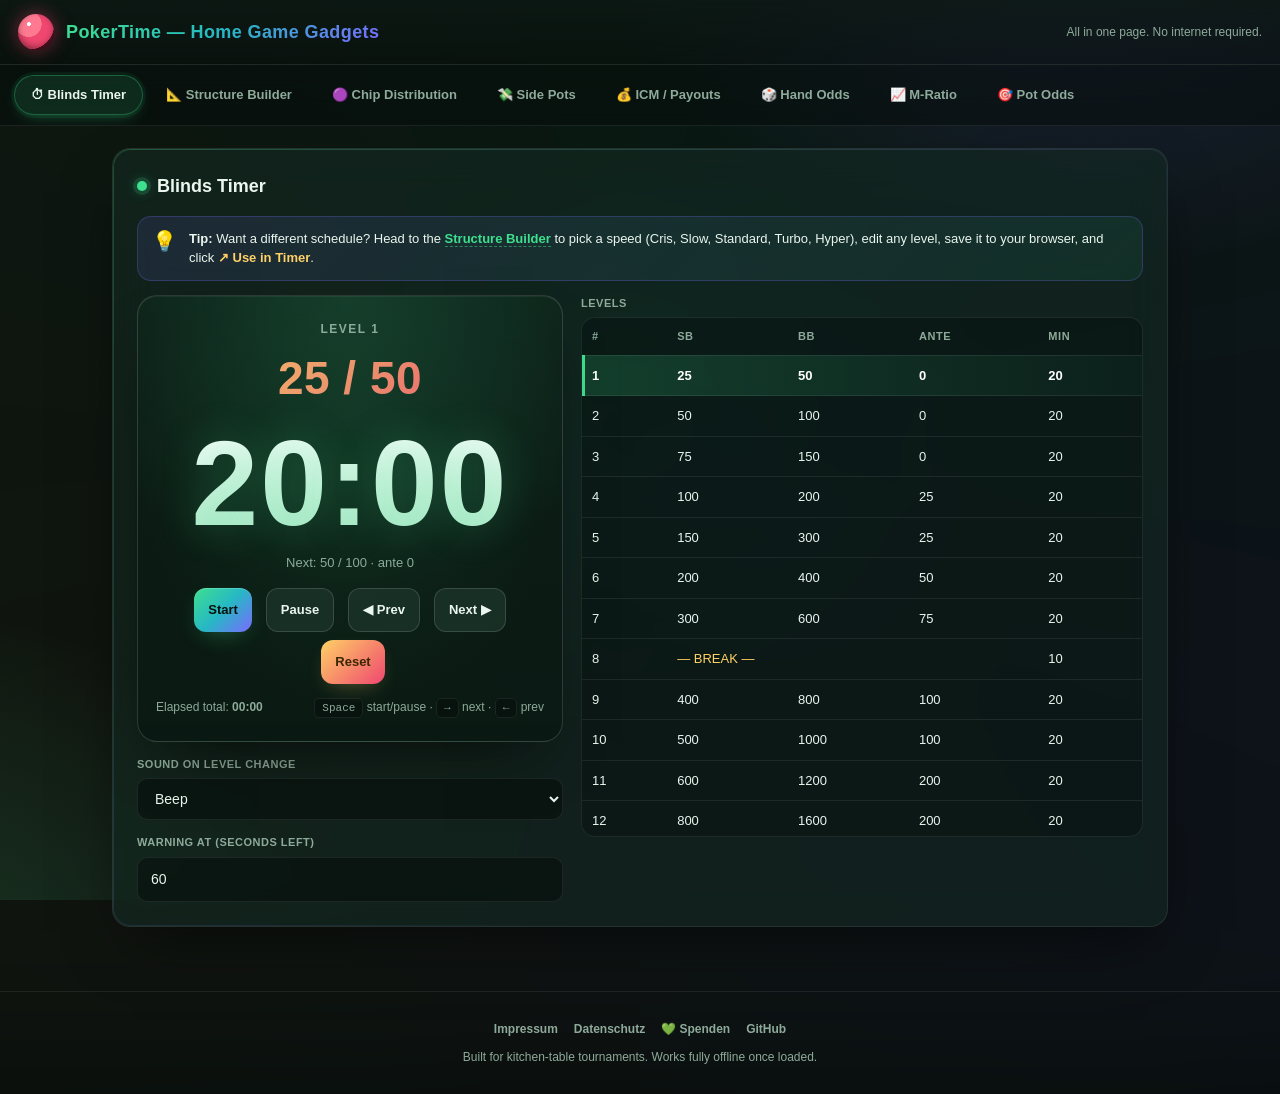
<file: index.html>
<!doctype html>
<html lang="en">
<head>
<meta charset="utf-8" />
<meta name="viewport" content="width=device-width,initial-scale=1" />
<title>PokerTime — Poker Gadgets</title>
<style>
  :root{
    --bg:#070d0b;
    --bg2:#0d1814;
    --panel:rgba(21,40,34,.65);
    --panel2:rgba(28,51,41,.85);
    --line:rgba(255,255,255,.08);
    --line2:rgba(255,255,255,.14);
    --ink:#eaf6ee;
    --muted:#8eaa9a;
    --accent:#3ee08f;
    --accent-glow:rgba(62,224,143,.45);
    --accent2:#ffd166;
    --accent2-glow:rgba(255,209,102,.4);
    --danger:#ff5d6c;
    --chip:#ef476f;
    --grad:linear-gradient(135deg,#3ee08f 0%,#26b8c4 50%,#7a6bff 100%);
    --grad2:linear-gradient(135deg,#ffd166 0%,#ef476f 100%);
  }
  *{box-sizing:border-box;-webkit-tap-highlight-color:transparent}
  html,body{margin:0;padding:0;color:var(--ink);font:14px/1.5 -apple-system,Segoe UI,Roboto,sans-serif;min-height:100%}
  body{
    background:
      radial-gradient(800px 600px at 85% -10%,rgba(122,107,255,.18) 0%,transparent 60%),
      radial-gradient(900px 700px at -10% 110%,rgba(62,224,143,.18) 0%,transparent 55%),
      radial-gradient(600px 500px at 50% 50%,rgba(38,184,196,.08) 0%,transparent 60%),
      #070d0b;
    background-attachment:fixed;
    overflow-x:hidden;
  }
  /* Slow moving aurora behind everything */
  body::before{
    content:"";position:fixed;inset:-20%;z-index:-1;pointer-events:none;
    background:conic-gradient(from 0deg at 50% 50%,rgba(62,224,143,.06),rgba(122,107,255,.06),rgba(255,209,102,.04),rgba(62,224,143,.06));
    filter:blur(80px);animation:spin 40s linear infinite;
  }
  @keyframes spin{to{transform:rotate(360deg)}}
  /* Felt texture overlay */
  body::after{
    content:"";position:fixed;inset:0;z-index:-1;pointer-events:none;opacity:.35;
    background-image:radial-gradient(rgba(255,255,255,.025) 1px,transparent 1px);
    background-size:3px 3px;
  }

  header{
    padding:14px 18px;display:flex;align-items:center;gap:12px;
    border-bottom:1px solid var(--line);
    background:linear-gradient(180deg,rgba(13,24,20,.85),rgba(7,13,11,.5));
    backdrop-filter:blur(14px);-webkit-backdrop-filter:blur(14px);
    position:sticky;top:0;z-index:10;
  }
  header h1{
    margin:0;font-size:18px;letter-spacing:.4px;font-weight:800;
    background:var(--grad);-webkit-background-clip:text;background-clip:text;color:transparent;
  }
  header .logo{
    width:36px;height:36px;border-radius:50%;
    background:radial-gradient(circle at 30% 28%,#fff 0 5%,#ff7a90 6% 35%,var(--chip) 36% 70%,#5a1228 71% 100%);
    box-shadow:inset 0 -3px 6px rgba(0,0,0,.4),0 0 18px rgba(239,71,111,.5),0 2px 10px rgba(0,0,0,.5);
    animation:float 4s ease-in-out infinite;
  }
  @keyframes float{50%{transform:translateY(-2px) rotate(-4deg)}}
  header .sub{color:var(--muted);font-size:12px;margin-left:auto;display:none}
  @media(min-width:600px){header .sub{display:block}}

  nav.tabs{
    display:flex;gap:6px;padding:10px 14px;
    background:rgba(7,13,11,.55);backdrop-filter:blur(14px);-webkit-backdrop-filter:blur(14px);
    border-bottom:1px solid var(--line);position:sticky;top:64px;z-index:9;
    overflow-x:auto;scrollbar-width:none;scroll-snap-type:x mandatory;
  }
  nav.tabs::-webkit-scrollbar{display:none}
  nav.tabs button{
    background:transparent;color:var(--muted);border:1px solid transparent;
    padding:9px 16px;border-radius:999px;cursor:pointer;font-weight:600;
    white-space:nowrap;scroll-snap-align:start;
    transition:all .25s cubic-bezier(.2,.8,.2,1);
    font-size:13px;
  }
  nav.tabs button:hover{color:var(--ink);background:rgba(255,255,255,.04)}
  nav.tabs button.active{
    background:rgba(62,224,143,.12);color:var(--ink);
    border-color:rgba(62,224,143,.3);
    box-shadow:0 0 0 3px rgba(62,224,143,.06),0 6px 18px -8px var(--accent-glow);
  }

  main{padding:16px;max-width:1100px;margin:0 auto}
  @media(min-width:700px){main{padding:22px}}

  .panel{
    display:none;
    background:var(--panel);
    border:1px solid var(--line);
    border-radius:18px;
    padding:18px;margin-bottom:18px;
    backdrop-filter:blur(20px) saturate(140%);-webkit-backdrop-filter:blur(20px) saturate(140%);
    box-shadow:
      0 1px 0 rgba(255,255,255,.04) inset,
      0 24px 60px -20px rgba(0,0,0,.6);
    position:relative;
    animation:fadeUp .4s cubic-bezier(.2,.8,.2,1);
  }
  .panel.active{display:block}
  /* Subtle gradient border */
  .panel::before{
    content:"";position:absolute;inset:0;border-radius:18px;padding:1px;
    background:linear-gradient(135deg,rgba(62,224,143,.35),rgba(122,107,255,.2) 50%,transparent 70%);
    -webkit-mask:linear-gradient(#000 0 0) content-box,linear-gradient(#000 0 0);
    -webkit-mask-composite:xor;mask-composite:exclude;
    pointer-events:none;opacity:.7;
  }
  @keyframes fadeUp{from{opacity:0;transform:translateY(8px)}to{opacity:1;transform:none}}

  @media(min-width:700px){.panel{padding:24px}}

  h2{margin:0 0 16px;font-size:18px;display:flex;align-items:center;gap:10px;font-weight:700}
  h2 .dot{
    width:10px;height:10px;border-radius:50%;background:var(--accent);
    box-shadow:0 0 0 4px rgba(62,224,143,.15),0 0 14px var(--accent-glow);
    animation:breathe 2.4s ease-in-out infinite;
  }
  @keyframes breathe{50%{transform:scale(1.3);box-shadow:0 0 0 6px rgba(62,224,143,.08),0 0 20px var(--accent-glow)}}

  .grid{display:grid;gap:14px}
  .grid.cols2{grid-template-columns:repeat(auto-fit,minmax(240px,1fr))}
  .grid.cols3{grid-template-columns:repeat(auto-fit,minmax(180px,1fr))}

  label{display:block;font-size:11px;color:var(--muted);margin:0 0 6px;text-transform:uppercase;letter-spacing:.5px;font-weight:600}

  input,select,textarea,button{font:inherit;font-size:15px}
  @media(min-width:700px){input,select,textarea,button{font-size:14px}}
  input[type=number],input[type=text],select,textarea{
    width:100%;background:rgba(7,13,11,.55);
    border:1px solid var(--line);color:var(--ink);
    padding:11px 13px;border-radius:10px;outline:none;
    transition:border-color .2s,box-shadow .2s,background .2s;
  }
  input:focus,select:focus,textarea:focus{
    border-color:rgba(62,224,143,.55);
    box-shadow:0 0 0 4px rgba(62,224,143,.12);
    background:rgba(7,13,11,.75);
  }

  .btn{
    background:var(--grad);color:#06120c;border:none;
    padding:12px 18px;border-radius:12px;font-weight:700;cursor:pointer;
    transition:transform .15s ease,box-shadow .25s ease,filter .25s ease;
    box-shadow:0 8px 24px -10px var(--accent-glow),0 1px 0 rgba(255,255,255,.2) inset;
    position:relative;overflow:hidden;
    min-height:44px;
  }
  .btn:hover{transform:translateY(-1px);filter:brightness(1.08);box-shadow:0 14px 30px -10px var(--accent-glow),0 1px 0 rgba(255,255,255,.25) inset}
  .btn:active{transform:translateY(0) scale(.98)}
  .btn.secondary{background:rgba(28,51,41,.85);color:var(--ink);border:1px solid var(--line2);box-shadow:none}
  .btn.secondary:hover{background:rgba(40,68,55,.95)}
  .btn.danger{background:linear-gradient(135deg,#ff5d6c,#c0223a);color:#fff;box-shadow:0 8px 22px -10px rgba(255,93,108,.55)}
  .btn.warn{background:var(--grad2);color:#3a2700;box-shadow:0 8px 22px -10px var(--accent2-glow)}
  .btn+.btn{margin-left:6px}

  .row{display:flex;gap:8px;flex-wrap:wrap;align-items:center}

  table{width:100%;border-collapse:collapse;font-size:13px}
  th,td{padding:10px;border-bottom:1px solid var(--line);text-align:left}
  th{color:var(--muted);font-weight:600;font-size:11px;letter-spacing:.6px;text-transform:uppercase}
  tbody tr{transition:background .2s}
  tbody tr:hover{background:rgba(255,255,255,.02)}
  tr.current{
    background:linear-gradient(90deg,rgba(62,224,143,.18),rgba(62,224,143,.04));
    box-shadow:inset 3px 0 0 var(--accent);
  }
  tr.current td{color:#fff;font-weight:600}

  .pill{display:inline-block;padding:4px 10px;border-radius:999px;background:rgba(28,51,41,.7);border:1px solid var(--line);color:var(--muted);font-size:12px}

  /* ===== TIMER ===== */
  .timerWrap{display:grid;grid-template-columns:1fr;gap:18px}
  @media(min-width:900px){.timerWrap{grid-template-columns:1.2fr .8fr}}
  .clock{
    background:
      radial-gradient(circle at 50% 0%,rgba(62,224,143,.12),transparent 60%),
      linear-gradient(180deg,rgba(13,31,23,.8),rgba(10,24,18,.85));
    border:1px solid var(--line2);border-radius:20px;padding:24px 18px;text-align:center;position:relative;overflow:hidden;
    box-shadow:inset 0 1px 0 rgba(255,255,255,.06),0 30px 60px -30px rgba(0,0,0,.7);
  }
  .clock::before{
    content:"";position:absolute;inset:-50% -10% auto -10%;height:160%;
    background:radial-gradient(ellipse at center,rgba(62,224,143,.08),transparent 60%);
    animation:shimmer 6s ease-in-out infinite;pointer-events:none;
  }
  @keyframes shimmer{50%{opacity:.4}}
  .clock .level{color:var(--muted);font-size:12px;letter-spacing:1.5px;text-transform:uppercase;font-weight:700}
  .clock .blinds{
    font-size:clamp(28px,7vw,46px);font-weight:800;margin:6px 0 4px;
    background:var(--grad2);-webkit-background-clip:text;background-clip:text;color:transparent;
    letter-spacing:.5px;
  }
  .clock .time{
    font-size:clamp(64px,18vw,120px);font-weight:900;letter-spacing:2px;line-height:1;
    font-variant-numeric:tabular-nums;margin:10px 0;
    background:linear-gradient(180deg,#fff,#a8e8c5);
    -webkit-background-clip:text;background-clip:text;color:transparent;
    text-shadow:0 0 40px rgba(62,224,143,.25);
    transition:transform .15s;
  }
  .clock.warn .time{background:linear-gradient(180deg,#fff,#ffd166);-webkit-background-clip:text;background-clip:text;color:transparent;text-shadow:0 0 40px var(--accent2-glow)}
  .clock.danger .time{background:linear-gradient(180deg,#fff,#ff5d6c);-webkit-background-clip:text;background-clip:text;color:transparent;animation:pulseDanger 1s ease-in-out infinite;text-shadow:0 0 50px rgba(255,93,108,.6)}
  @keyframes pulseDanger{50%{opacity:.55;transform:scale(.98)}}
  .clock .next{color:var(--muted);font-size:13px;margin-top:6px}
  .ctrls{display:flex;gap:8px;justify-content:center;margin-top:16px;flex-wrap:wrap}
  .ctrls .btn{padding:11px 14px;font-size:13px}
  .meta{display:flex;justify-content:space-between;gap:14px;margin-top:14px;color:var(--muted);font-size:12px;flex-wrap:wrap}
  .meta .kbdRow{display:none}
  @media(min-width:700px){.meta .kbdRow{display:inline}}
  .levelsTbl{max-height:520px;overflow:auto;border:1px solid var(--line);border-radius:14px;background:rgba(7,13,11,.4)}
  .levelsTbl::-webkit-scrollbar{width:8px;height:8px}
  .levelsTbl::-webkit-scrollbar-thumb{background:rgba(255,255,255,.08);border-radius:4px}

  /* ===== CHIPS ===== */
  .chiprow{display:flex;align-items:center;gap:8px;margin-bottom:8px;flex-wrap:wrap}
  .chiprow input[data-k=name]{flex:1;min-width:120px}
  .chiprow input[data-k=count],.chiprow input[data-k=denom]{width:88px;flex:0 0 auto}
  .swatch{
    width:22px;height:22px;border-radius:50%;flex:0 0 auto;
    border:3px dashed rgba(255,255,255,.85);
    box-shadow:inset 0 -3px 0 rgba(0,0,0,.35),0 2px 6px rgba(0,0,0,.3);
  }
  .help{color:var(--muted);font-size:12px;margin-top:8px;line-height:1.5}

  /* ===== ODDS ===== */
  .cards{display:flex;gap:6px;flex-wrap:wrap}
  .card{
    width:48px;height:66px;border-radius:8px;
    background:linear-gradient(180deg,#fff,#e8e8ec);color:#111;
    display:flex;align-items:center;justify-content:center;font-weight:800;font-size:18px;
    box-shadow:0 4px 10px rgba(0,0,0,.45),inset 0 -3px 0 rgba(0,0,0,.06);
    user-select:none;cursor:pointer;
    transition:transform .25s cubic-bezier(.3,1.4,.5,1);
    animation:cardIn .35s cubic-bezier(.3,1.4,.5,1);
  }
  @keyframes cardIn{from{opacity:0;transform:rotateY(90deg) scale(.7)}to{opacity:1;transform:none}}
  .card:hover{transform:translateY(-3px) rotate(-2deg)}
  .card.red{color:#c0223a}
  .card.placeholder{
    background:transparent;border:2px dashed var(--line2);color:var(--muted);
    box-shadow:none;font-size:24px;font-weight:400;animation:none;
  }
  .card.placeholder:hover{transform:none;border-color:var(--accent)}
  @media(min-width:600px){.card{width:54px;height:74px;font-size:20px}}

  .deckPick{display:grid;grid-template-columns:repeat(13,1fr);gap:4px;margin-top:8px}
  .deckPick button{
    padding:8px 0;background:linear-gradient(180deg,#fff,#e8e8ec);color:#111;border:none;border-radius:6px;cursor:pointer;font-weight:700;font-size:13px;
    box-shadow:0 2px 4px rgba(0,0,0,.3);
    transition:transform .15s,box-shadow .15s;
    min-height:36px;
  }
  .deckPick button:hover{transform:translateY(-2px);box-shadow:0 4px 8px rgba(0,0,0,.4)}
  .deckPick button.red{color:#c0223a}
  .deckPick button.used{opacity:.2;cursor:not-allowed;transform:none;box-shadow:none}

  .suitTabs{display:flex;gap:6px;margin-top:12px;flex-wrap:wrap;align-items:center}
  .suitTabs button{
    padding:8px 12px;background:rgba(28,51,41,.7);border:1px solid var(--line);color:var(--ink);border-radius:8px;cursor:pointer;
    transition:all .2s;font-size:13px;
  }
  .suitTabs button:hover{background:rgba(40,68,55,.9)}
  .suitTabs button.active{background:var(--grad);color:#06120c;border-color:transparent;box-shadow:0 4px 14px -4px var(--accent-glow)}

  .kbd{font-family:ui-monospace,Menlo,Consolas,monospace;background:rgba(7,13,11,.55);padding:3px 7px;border-radius:5px;border:1px solid var(--line);font-size:11px;color:var(--muted)}

  footer{padding:28px 16px;text-align:center;color:var(--muted);font-size:12px;border-top:1px solid var(--line);margin-top:24px}
  footer nav{display:flex;justify-content:center;gap:16px;margin-bottom:10px;flex-wrap:wrap}
  footer a{color:var(--muted);text-decoration:none;font-weight:600;transition:color .2s}
  footer a:hover{color:var(--accent)}

  .bigStat{
    font-size:clamp(26px,7vw,34px);font-weight:800;color:var(--accent);
    font-variant-numeric:tabular-nums;line-height:1.1;margin-top:4px;
    text-shadow:0 0 20px rgba(62,224,143,.25);
  }
  .bigStat.alt{color:var(--accent2);text-shadow:0 0 20px var(--accent2-glow)}

  /* Mobile floor: bigger touch targets */
  @media(max-width:600px){
    nav.tabs{top:60px}
    header{padding:12px 14px}
    .ctrls{gap:6px}
    .ctrls .btn{flex:1;min-width:0;padding:11px 8px;font-size:12px}
    .deckPick button{font-size:12px;padding:9px 0}
    .meta{font-size:11px}
    h2{font-size:16px}
  }

  /* Scrollbars */
  ::-webkit-scrollbar{width:10px;height:10px}
  ::-webkit-scrollbar-track{background:transparent}
  ::-webkit-scrollbar-thumb{background:rgba(255,255,255,.08);border-radius:6px}
  ::-webkit-scrollbar-thumb:hover{background:rgba(255,255,255,.16)}

  /* Hint banner */
  .hint{
    display:flex;gap:12px;align-items:flex-start;
    background:linear-gradient(135deg,rgba(122,107,255,.12),rgba(62,224,143,.08));
    border:1px solid rgba(122,107,255,.25);
    border-radius:14px;padding:12px 14px;margin-bottom:14px;font-size:13px;line-height:1.5;
  }
  .hint .hintIcon{font-size:20px;flex:0 0 auto;line-height:1.2}
  .hint a{color:var(--accent);font-weight:700;text-decoration:none;border-bottom:1px dashed rgba(62,224,143,.5)}
  .hint a:hover{color:#fff;border-bottom-color:#fff}
  .hint em{color:var(--accent2);font-style:normal;font-weight:700}

  /* Mode picker */
  .modePicker{display:grid;grid-template-columns:repeat(auto-fit,minmax(110px,1fr));gap:8px;margin-top:6px}
  .modePicker button{
    background:rgba(7,13,11,.55);border:1px solid var(--line);color:var(--ink);
    border-radius:12px;padding:12px 10px;cursor:pointer;text-align:left;
    display:flex;flex-direction:column;gap:2px;
    transition:all .2s;font-size:13px;
  }
  .modePicker button b{font-size:14px;font-weight:800}
  .modePicker button span{color:var(--muted);font-size:11px}
  .modePicker button:hover{border-color:var(--line2);background:rgba(28,51,41,.7);transform:translateY(-1px)}
  .modePicker button.active{
    border-color:transparent;
    background:linear-gradient(135deg,rgba(62,224,143,.22),rgba(122,107,255,.18));
    box-shadow:0 0 0 1px rgba(62,224,143,.5) inset,0 8px 24px -10px var(--accent-glow);
    color:#fff;
  }
  .modePicker button.active span{color:rgba(255,255,255,.75)}

  /* Toggle switch */
  .toggleRow{display:flex;align-items:center;gap:8px}
  .toggleRow input[type=number]{flex:1}
  .switch{position:relative;display:inline-block;width:42px;height:24px;flex:0 0 auto;cursor:pointer}
  .switch input{opacity:0;width:0;height:0}
  .switch span{
    position:absolute;inset:0;background:rgba(7,13,11,.7);border:1px solid var(--line);
    border-radius:24px;transition:.25s;
  }
  .switch span::before{
    content:"";position:absolute;left:2px;top:1px;width:18px;height:18px;
    border-radius:50%;background:var(--muted);transition:.25s;
  }
  .switch input:checked + span{background:rgba(62,224,143,.25);border-color:var(--accent)}
  .switch input:checked + span::before{transform:translateX(18px);background:var(--accent);box-shadow:0 0 12px var(--accent-glow)}

  /* Editable level rows — table scrolls horizontally on small screens, inputs stay readable */
  #sLevels{font-size:15px}
  .levelsTbl table{min-width:560px}
  .sLvlInput{
    width:100%;min-width:62px;background:rgba(7,13,11,.35);border:1px solid var(--line);color:var(--ink);
    padding:9px 10px;border-radius:8px;font-variant-numeric:tabular-nums;font-size:16px;font-weight:600;
    text-align:right;
    transition:all .15s;
  }
  .sLvlInput:hover{border-color:var(--line2);background:rgba(7,13,11,.55)}
  .sLvlInput:focus{border-color:var(--accent);background:rgba(7,13,11,.7);box-shadow:0 0 0 3px rgba(62,224,143,.12)}
  /* Trim spinner arrows that take valuable width on mobile */
  .sLvlInput::-webkit-outer-spin-button,
  .sLvlInput::-webkit-inner-spin-button{-webkit-appearance:none;margin:0}
  .sLvlInput{-moz-appearance:textfield}
  #sLevels td{padding:6px 6px}
  .delLvl{
    background:transparent;border:1px solid transparent;color:var(--muted);cursor:pointer;font-size:18px;
    padding:6px 10px;border-radius:8px;transition:all .15s;line-height:1;
  }
  .delLvl:hover{color:var(--danger);background:rgba(255,93,108,.1);border-color:rgba(255,93,108,.25)}
  tr.breakRow{background:linear-gradient(90deg,rgba(255,209,102,.08),transparent);color:var(--accent2)}
  tr.breakRow .sLvlInput{color:var(--accent2);font-weight:700}
  @media(max-width:600px){
    .sLvlInput{font-size:16px;padding:10px 8px;min-width:56px}
    #sLevels td{padding:5px 4px}
    #sLevels td:first-child{padding-left:8px;color:var(--muted);font-weight:700}
  }

  /* Side pot rows */
  .potRow{
    display:grid;grid-template-columns:1fr 130px 90px 40px;gap:8px;align-items:center;
    margin-bottom:8px;
  }
  @media(max-width:600px){.potRow{grid-template-columns:1fr 110px 70px 36px}}
  .potRow input[type=text]{padding:9px 11px}
  .foldLbl{display:flex;align-items:center;gap:6px;color:var(--muted);font-size:12px;cursor:pointer;text-transform:none;letter-spacing:0;margin:0}
  .potCard{
    background:rgba(7,13,11,.45);border:1px solid var(--line);border-radius:14px;
    padding:14px 16px;margin-bottom:10px;position:relative;overflow:hidden;
    animation:fadeUp .35s cubic-bezier(.2,.8,.2,1);
  }
  .potCard.main{border-color:rgba(62,224,143,.4);background:linear-gradient(135deg,rgba(62,224,143,.08),rgba(7,13,11,.55))}
  .potCard.side{border-color:rgba(255,209,102,.3);background:linear-gradient(135deg,rgba(255,209,102,.06),rgba(7,13,11,.5))}
  .potCard h4{margin:0 0 4px;font-size:14px;letter-spacing:.4px;text-transform:uppercase;color:var(--muted);font-weight:700}
  .potCard .amt{font-size:clamp(20px,5vw,28px);font-weight:800;color:var(--accent);font-variant-numeric:tabular-nums}
  .potCard.side .amt{color:var(--accent2)}
  .potCard .elig{margin-top:6px;font-size:13px;color:var(--ink)}
  .potCard .elig b{color:var(--accent)}
  .potCard.side .elig b{color:var(--accent2)}

  /* Reduced motion */
  @media(prefers-reduced-motion:reduce){
    *,*::before,*::after{animation:none !important;transition:none !important}
  }
</style>
</head>
<body>

<header>
  <div class="logo" aria-hidden="true"></div>
  <h1>PokerTime — Home Game Gadgets</h1>
  <div class="sub">All in one page. No internet required.</div>
</header>

<nav class="tabs" id="tabs">
  <button data-tab="timer" class="active">⏱ Blinds Timer</button>
  <button data-tab="structure">📐 Structure Builder</button>
  <button data-tab="chips">🟣 Chip Distribution</button>
  <button data-tab="sidepot">💸 Side Pots</button>
  <button data-tab="icm">💰 ICM / Payouts</button>
  <button data-tab="odds">🎲 Hand Odds</button>
  <button data-tab="mratio">📈 M-Ratio</button>
  <button data-tab="potodds">🎯 Pot Odds</button>
</nav>

<main>

<!-- ============== TIMER ============== -->
<section id="timer" class="panel active">
  <h2><span class="dot"></span>Blinds Timer</h2>
  <div class="hint">
    <span class="hintIcon">💡</span>
    <div>
      <b>Tip:</b> Want a different schedule? Head to the
      <a href="#" data-goto="structure">Structure Builder</a> to pick a speed (Cris, Slow, Standard, Turbo, Hyper),
      edit any level, save it to your browser, and click <em>↗ Use in Timer</em>.
    </div>
  </div>
  <div class="timerWrap">
    <div>
      <div class="clock" id="clock">
        <div class="level" id="lvlLabel">LEVEL 1</div>
        <div class="blinds" id="blindsLabel">25 / 50</div>
        <div class="time" id="timeLabel">20:00</div>
        <div class="next" id="nextLabel">Next: 50 / 100 (ante 0)</div>
        <div class="ctrls">
          <button class="btn" id="btnStart">Start</button>
          <button class="btn secondary" id="btnPause">Pause</button>
          <button class="btn secondary" id="btnPrev">◀ Prev</button>
          <button class="btn secondary" id="btnNext">Next ▶</button>
          <button class="btn warn" id="btnReset">Reset</button>
        </div>
        <div class="meta">
          <span>Elapsed total: <b id="totalElapsed">00:00</b></span>
          <span class="kbdRow"><span class="kbd">Space</span> start/pause · <span class="kbd">→</span> next · <span class="kbd">←</span> prev</span>
        </div>
      </div>

      <div class="grid cols2" style="margin-top:14px">
        <div>
          <label>Sound on level change</label>
          <select id="soundSel">
            <option value="bell">Bell</option>
            <option value="chime">Chime</option>
            <option value="beep" selected>Beep</option>
            <option value="off">Off</option>
          </select>
        </div>
        <div>
          <label>Warning at (seconds left)</label>
          <input type="number" id="warnSec" value="60" min="0" />
        </div>
      </div>
    </div>

    <div>
      <label>Levels</label>
      <div class="levelsTbl">
        <table>
          <thead><tr><th>#</th><th>SB</th><th>BB</th><th>Ante</th><th>Min</th></tr></thead>
          <tbody id="levelsBody"></tbody>
        </table>
      </div>
    </div>
  </div>
</section>

<!-- ============== STRUCTURE BUILDER ============== -->
<section id="structure" class="panel">
  <h2><span class="dot"></span>Blind Structure Builder</h2>

  <label>Speed Preset</label>
  <div class="modePicker" id="modePicker">
    <button data-mode="cris" class="active"><b>Cris</b><span>Ultra slow · 30m</span></button>
    <button data-mode="slow"><b>Slow</b><span>Relaxed · 25m</span></button>
    <button data-mode="standard"><b>Standard</b><span>Balanced · 20m</span></button>
    <button data-mode="turbo"><b>Turbo</b><span>Fast · 12m</span></button>
    <button data-mode="hyper"><b>Hyper</b><span>Frantic · 6m</span></button>
  </div>

  <div class="grid cols3" style="margin-top:14px">
    <div><label>Players</label><input type="number" id="sPlayers" value="8" min="2"></div>
    <div><label>Starting Stack</label><input type="number" id="sStack" value="10000" min="100" step="100"></div>
    <div><label>Number of Levels</label><input type="number" id="sNum" value="12" min="3" max="40"></div>
    <div><label>Level Length (min)</label><input type="number" id="sLevel" value="30" min="2"></div>
    <div><label>Starting BB</label><input type="number" id="sBB" value="50" min="2" step="2"></div>
    <div>
      <label>Antes</label>
      <div class="toggleRow">
        <label class="switch"><input type="checkbox" id="sAnteOn"><span></span></label>
        <input type="number" id="sAnte" value="5" min="1" title="Antes start at level" placeholder="from level">
      </div>
    </div>
    <div>
      <label>Breaks</label>
      <div class="toggleRow">
        <label class="switch"><input type="checkbox" id="sBreakOn" checked><span></span></label>
        <input type="number" id="sBreak" value="4" min="1" title="Every N levels" placeholder="every N">
      </div>
    </div>
    <div><label>Break Length (min)</label><input type="number" id="sBreakLen" value="10" min="1"></div>
  </div>

  <div class="row" style="margin-top:14px">
    <button class="btn" id="genBtn">⚡ Generate</button>
    <button class="btn secondary" id="useBtn">↗ Use in Timer</button>
    <button class="btn secondary" id="addLvlBtn">+ Add Level</button>
    <span style="flex:1"></span>
    <input type="text" id="saveName" placeholder="Name your structure" style="max-width:200px">
    <button class="btn warn" id="saveBtn">💾 Save</button>
    <select id="loadSel" style="max-width:200px"><option value="">— Load saved —</option></select>
    <button class="btn secondary" id="delBtn" title="Delete loaded structure">🗑</button>
  </div>

  <div id="sSummary" class="help" style="margin-top:12px"></div>
  <div class="levelsTbl" style="margin-top:12px;max-height:540px">
    <table>
      <thead><tr><th style="width:36px">#</th><th>SB</th><th>BB</th><th>Ante</th><th>Min</th><th>BB stack</th><th style="width:40px"></th></tr></thead>
      <tbody id="sLevels"></tbody>
    </table>
  </div>
</section>

<!-- ============== SIDE POTS ============== -->
<section id="sidepot" class="panel">
  <h2><span class="dot"></span>Side Pot Calculator</h2>
  <p class="help">Enter what each player put into the pot. Toggle "folded" for players who didn't make showdown — their chips become dead money. The calculator splits everything into main + side pots and shows who can win each.</p>
  <div id="potRows"></div>
  <div class="row" style="margin-top:12px">
    <button class="btn secondary" id="addPotPlayer">+ Add Player</button>
    <button class="btn secondary" id="clearPot">Reset</button>
    <span style="flex:1"></span>
    <span class="pill" id="potTotal">Total: 0</span>
  </div>
  <div id="potResult" style="margin-top:16px"></div>
</section>

<!-- ============== CHIP DISTRIBUTION ============== -->
<section id="chips" class="panel">
  <h2><span class="dot"></span>Chip Distribution</h2>
  <p class="help">Enter how many chips you own of each color and the starting stack you want — we'll suggest a fair denomination and distribution per player.</p>
  <div class="grid cols2">
    <div>
      <div id="chipRows"></div>
      <button class="btn secondary" id="addChip">+ Add Color</button>
    </div>
    <div>
      <div class="grid cols2">
        <div><label>Players</label><input type="number" id="cPlayers" value="8" min="2"></div>
        <div><label>Target Starting Stack</label><input type="number" id="cStack" value="10000" min="100" step="100"></div>
      </div>
      <button class="btn" id="cCalc" style="margin-top:10px">Calculate Distribution</button>
      <div id="cResult" style="margin-top:14px"></div>
    </div>
  </div>
</section>

<!-- ============== ICM ============== -->
<section id="icm" class="panel">
  <h2><span class="dot"></span>ICM / Payout Calculator</h2>
  <p class="help">Enter chip stacks (one per line) and prize payouts (one per line). Computes ICM equity (Malmuth–Harville) for each stack.</p>
  <div class="grid cols2">
    <div>
      <label>Chip stacks (one per line)</label>
      <textarea id="icmStacks" rows="8">12000
9000
6000
3000</textarea>
    </div>
    <div>
      <label>Prize structure (one per line, total = prize pool)</label>
      <textarea id="icmPrizes" rows="8">500
300
150
50</textarea>
    </div>
  </div>
  <div class="row" style="margin-top:10px">
    <button class="btn" id="icmCalc">Calculate ICM</button>
    <span class="pill" id="icmTotal"></span>
  </div>
  <table style="margin-top:12px" id="icmTbl">
    <thead><tr><th>Seat</th><th>Stack</th><th>% Chips</th><th>$ Equity</th><th>$/1k chips</th></tr></thead>
    <tbody></tbody>
  </table>
</section>

<!-- ============== ODDS ============== -->
<section id="odds" class="panel">
  <h2><span class="dot"></span>Texas Hold'em Hand Odds</h2>
  <p class="help">Pick your hole cards and (optionally) board cards, then Monte-Carlo simulate vs random opponents.</p>
  <div class="grid cols3">
    <div>
      <label>Your hand</label>
      <div class="cards" id="heroCards"></div>
    </div>
    <div>
      <label>Board</label>
      <div class="cards" id="boardCards"></div>
    </div>
    <div>
      <label>Opponents</label>
      <input type="number" id="oppN" value="1" min="1" max="8">
      <label style="margin-top:8px">Simulations</label>
      <select id="simN">
        <option value="2000">2,000 (fast)</option>
        <option value="10000" selected>10,000 (good)</option>
        <option value="50000">50,000 (slow, accurate)</option>
      </select>
    </div>
  </div>

  <div class="suitTabs" id="suitTabs">
    <button data-suit="♠" class="active">♠ Spades</button>
    <button data-suit="♥">♥ Hearts</button>
    <button data-suit="♦">♦ Diamonds</button>
    <button data-suit="♣">♣ Clubs</button>
    <span class="pill" id="pickInfo" style="margin-left:auto">Picking: Hero card 1</span>
  </div>
  <div class="deckPick" id="deckPick"></div>

  <div class="row" style="margin-top:14px">
    <button class="btn" id="simBtn">Simulate</button>
    <button class="btn secondary" id="clearCards">Clear</button>
  </div>
  <div class="grid cols3" style="margin-top:14px">
    <div><label>Win %</label><div class="bigStat" id="winPct">—</div></div>
    <div><label>Tie %</label><div class="bigStat alt" id="tiePct">—</div></div>
    <div><label>Lose %</label><div class="bigStat" id="losePct" style="color:var(--danger)">—</div></div>
  </div>
</section>

<!-- ============== M-RATIO ============== -->
<section id="mratio" class="panel">
  <h2><span class="dot"></span>Stack Health — M & Q Ratio</h2>
  <p class="help">Harrington's M-ratio measures how many orbits you can survive without playing a hand. Q-ratio compares you to the average stack.</p>
  <div class="grid cols3">
    <div><label>Your stack</label><input type="number" id="mStack" value="12000"></div>
    <div><label>SB</label><input type="number" id="mSB" value="100"></div>
    <div><label>BB</label><input type="number" id="mBB" value="200"></div>
    <div><label>Ante</label><input type="number" id="mAnte" value="25"></div>
    <div><label>Players at table</label><input type="number" id="mPlayers" value="9"></div>
    <div><label>Avg stack at table</label><input type="number" id="mAvg" value="10000"></div>
  </div>
  <button class="btn" id="mCalc" style="margin-top:12px">Calculate</button>
  <div id="mOut" style="margin-top:14px"></div>
</section>

<!-- ============== POT ODDS ============== -->
<section id="potodds" class="panel">
  <h2><span class="dot"></span>Pot Odds & Required Equity</h2>
  <p class="help">Should you call? Compare the price you're being offered to the equity of your draw.</p>
  <div class="grid cols2">
    <div><label>Pot before call</label><input type="number" id="pPot" value="100"></div>
    <div><label>Amount to call</label><input type="number" id="pCall" value="25"></div>
    <div><label>Outs (optional)</label><input type="number" id="pOuts" value="9"></div>
    <div><label>Cards to come</label>
      <select id="pCards"><option value="1">1 (turn→river)</option><option value="2" selected>2 (flop→river)</option></select>
    </div>
  </div>
  <button class="btn" id="pCalc" style="margin-top:12px">Calculate</button>
  <div id="pOut" style="margin-top:14px"></div>
</section>

</main>

<footer>
  <nav>
    <a href="impressum.html">Impressum</a>
    <a href="datenschutz.html">Datenschutz</a>
    <a href="spenden.html">💚 Spenden</a>
    <a href="https://github.com/sim-berg/pokertimer" target="_blank" rel="noopener">GitHub</a>
  </nav>
  <div>Built for kitchen-table tournaments. Works fully offline once loaded.</div>
</footer>

<script>
/* ============ TAB SWITCH ============ */
const tabs = document.getElementById('tabs');
function goTab(id){
  const btn = tabs.querySelector(`button[data-tab="${id}"]`); if(!btn) return;
  [...tabs.children].forEach(x=>x.classList.toggle('active', x===btn));
  document.querySelectorAll('main > .panel').forEach(p=>p.classList.toggle('active', p.id===id));
  btn.scrollIntoView({behavior:'smooth', inline:'center', block:'nearest'});
}
tabs.addEventListener('click', e=>{
  const b = e.target.closest('button[data-tab]'); if(!b) return;
  goTab(b.dataset.tab);
});
document.addEventListener('click', e=>{
  const a = e.target.closest('a[data-goto]'); if(!a) return;
  e.preventDefault(); goTab(a.dataset.goto);
});

/* ============ BLINDS TIMER ============ */
const defaultLevels = [
  [25,50,0,20],[50,100,0,20],[75,150,0,20],[100,200,25,20],
  [150,300,25,20],[200,400,50,20],[300,600,75,20],
  [-1,-1,-1,10], // break
  [400,800,100,20],[500,1000,100,20],[600,1200,200,20],[800,1600,200,20],
  [1000,2000,300,20],[1500,3000,400,20],[2000,4000,500,20],[3000,6000,1000,20]
];
let levels = JSON.parse(JSON.stringify(defaultLevels));
let curLevel = 0, secLeft = levels[0][3]*60, running=false, totalSec=0, tickHandle=null;

function fmt(s){const m=Math.floor(s/60),x=s%60;return String(m).padStart(2,'0')+':'+String(x).padStart(2,'0')}
function isBreak(l){return l[0]===-1}
function paintLevels(){
  const tb=document.getElementById('levelsBody'); tb.innerHTML='';
  levels.forEach((l,i)=>{
    const tr=document.createElement('tr'); if(i===curLevel) tr.className='current';
    if(isBreak(l)) tr.innerHTML=`<td>${i+1}</td><td colspan="3" style="color:var(--accent2)">— BREAK —</td><td>${l[3]}</td>`;
    else tr.innerHTML=`<td>${i+1}</td><td>${l[0]}</td><td>${l[1]}</td><td>${l[2]}</td><td>${l[3]}</td>`;
    tb.appendChild(tr);
  });
}
function paintClock(){
  const lvl=levels[curLevel];
  document.getElementById('lvlLabel').textContent = isBreak(lvl) ? 'BREAK' : ('LEVEL '+(curLevel+1));
  document.getElementById('blindsLabel').textContent = isBreak(lvl) ? '☕' : (lvl[0]+' / '+lvl[1]+(lvl[2]?(' · ante '+lvl[2]):''));
  document.getElementById('timeLabel').textContent = fmt(secLeft);
  document.getElementById('totalElapsed').textContent = fmt(totalSec);
  const nxt = levels[curLevel+1];
  document.getElementById('nextLabel').textContent = nxt ? ('Next: ' + (isBreak(nxt) ? 'Break ('+nxt[3]+'m)' : (nxt[0]+' / '+nxt[1]+' · ante '+nxt[2]))) : 'Last level';
  const clk = document.getElementById('clock');
  clk.classList.toggle('warn', secLeft<= (+document.getElementById('warnSec').value||60) && secLeft>10);
  clk.classList.toggle('danger', secLeft<=10);
  paintLevels();
}
function tick(){
  if(!running) return;
  secLeft--; totalSec++;
  if(secLeft<=0){ playSound(); nextLevel(); }
  paintClock();
}
function nextLevel(){
  if(curLevel<levels.length-1){ curLevel++; secLeft=levels[curLevel][3]*60; }
  else{ running=false; clearInterval(tickHandle); }
}
function prevLevel(){
  if(curLevel>0){ curLevel--; }
  secLeft=levels[curLevel][3]*60; paintClock();
}
function reset(){ running=false; clearInterval(tickHandle); curLevel=0; totalSec=0; secLeft=levels[0][3]*60; paintClock(); }
document.getElementById('btnStart').onclick=()=>{ if(running)return; running=true; clearInterval(tickHandle); tickHandle=setInterval(tick,1000); };
document.getElementById('btnPause').onclick=()=>{ running=false; clearInterval(tickHandle); };
document.getElementById('btnNext').onclick=()=>{ nextLevel(); paintClock(); };
document.getElementById('btnPrev').onclick=prevLevel;
document.getElementById('btnReset').onclick=reset;
document.addEventListener('keydown',e=>{
  if(['INPUT','TEXTAREA','SELECT'].includes(e.target.tagName)) return;
  if(e.code==='Space'){ e.preventDefault(); running?document.getElementById('btnPause').click():document.getElementById('btnStart').click(); }
  if(e.code==='ArrowRight'){ nextLevel(); paintClock(); }
  if(e.code==='ArrowLeft'){ prevLevel(); }
});
function playSound(){
  const t=document.getElementById('soundSel').value; if(t==='off')return;
  try{
    const ctx=new(window.AudioContext||window.webkitAudioContext)();
    const o=ctx.createOscillator(), g=ctx.createGain();
    o.connect(g); g.connect(ctx.destination);
    const freq=t==='bell'?880:t==='chime'?660:520;
    o.frequency.value=freq; o.type=t==='beep'?'square':'sine';
    g.gain.setValueAtTime(.0001,ctx.currentTime);
    g.gain.exponentialRampToValueAtTime(.3,ctx.currentTime+.02);
    g.gain.exponentialRampToValueAtTime(.0001,ctx.currentTime+1.2);
    o.start(); o.stop(ctx.currentTime+1.3);
  }catch{}
}
paintClock();

/* ============ STRUCTURE BUILDER ============ */
const MODES = {
  cris:     {levelMin:30, growth:1.35, nLevels:14, label:'Cris (ultra slow)'},
  slow:     {levelMin:25, growth:1.45, nLevels:12, label:'Slow'},
  standard: {levelMin:20, growth:1.55, nLevels:12, label:'Standard'},
  turbo:    {levelMin:12, growth:1.7,  nLevels:10, label:'Turbo'},
  hyper:    {levelMin:6,  growth:1.9,  nLevels:9,  label:'Hyper'},
};
let currentMode = 'cris';
let sLevelsData = []; // current editable structure: array of [sb,bb,ante,min]

document.getElementById('modePicker').addEventListener('click', e=>{
  const b = e.target.closest('button[data-mode]'); if(!b) return;
  currentMode = b.dataset.mode;
  document.querySelectorAll('#modePicker button').forEach(x=>x.classList.toggle('active', x===b));
  const m = MODES[currentMode];
  document.getElementById('sLevel').value = m.levelMin;
  document.getElementById('sNum').value = m.nLevels;
});

const niceSteps=[1,2,2.5,3,4,5,6,8];
function nice(v){
  if(v<10) return Math.max(2, Math.round(v));
  const mag=Math.pow(10,Math.floor(Math.log10(v)));
  let best=mag, diff=1e18;
  for(const s of niceSteps){
    for(let k=-1;k<=1;k++){
      const cand = s*mag*Math.pow(10,k);
      const d=Math.abs(cand-v);
      if(d<diff){diff=d; best=cand;}
    }
  }
  return Math.round(best);
}

function genStructure(){
  const players=+sPlayers.value, stack=+sStack.value, len=+sLevel.value;
  const nLvls=+document.getElementById('sNum').value;
  let bb=+sBB.value;
  const anteOn=document.getElementById('sAnteOn').checked;
  const anteFrom=+sAnte.value;
  const breakOn=document.getElementById('sBreakOn').checked;
  const breakEvery=+sBreak.value, breakLen=+document.getElementById('sBreakLen').value;
  const m = MODES[currentMode];
  const out=[]; let lvl=bb;
  for(let i=0;i<nLvls;i++){
    const bbv=nice(lvl);
    const sbv=Math.max(1, Math.round(bbv/2));
    let ante=0;
    if(anteOn && i+1>=anteFrom){
      ante = Math.round(bbv*0.125/5)*5 || Math.round(bbv*0.125);
    }
    out.push([sbv,bbv,ante,len]);
    if(breakOn && breakEvery>0 && (i+1)%breakEvery===0 && i<nLvls-1) out.push([-1,-1,-1,breakLen]);
    lvl*=m.growth;
  }
  sLevelsData = out;
  paintSLevels();
}

function paintSLevels(){
  const tb=document.getElementById('sLevels'); tb.innerHTML='';
  const players=+sPlayers.value, stack=+sStack.value;
  const totalChips=players*stack;
  sLevelsData.forEach((l,i)=>{
    const tr=document.createElement('tr');
    const idx = sLevelsData.slice(0,i+1).filter(x=>!isBreak(x)).length;
    if(isBreak(l)){
      tr.className='breakRow';
      tr.innerHTML=`<td>—</td>
        <td colspan="3" style="font-weight:700">☕ BREAK</td>
        <td><input class="sLvlInput" type="number" value="${l[3]}" data-i="${i}" data-k="3"></td>
        <td>—</td>
        <td><button class="delLvl" data-del="${i}" title="Remove">×</button></td>`;
    } else {
      const bbStack = (totalChips / Math.max(1,players)) / l[1];
      tr.innerHTML=`<td>${idx}</td>
        <td><input class="sLvlInput" type="number" value="${l[0]}" data-i="${i}" data-k="0"></td>
        <td><input class="sLvlInput" type="number" value="${l[1]}" data-i="${i}" data-k="1"></td>
        <td><input class="sLvlInput" type="number" value="${l[2]}" data-i="${i}" data-k="2"></td>
        <td><input class="sLvlInput" type="number" value="${l[3]}" data-i="${i}" data-k="3"></td>
        <td>${bbStack.toFixed(1)}</td>
        <td><button class="delLvl" data-del="${i}" title="Remove">×</button></td>`;
    }
    tb.appendChild(tr);
  });
  tb.querySelectorAll('input.sLvlInput').forEach(inp=>{
    inp.addEventListener('change',()=>{
      const i=+inp.dataset.i, k=+inp.dataset.k;
      sLevelsData[i][k] = +inp.value || 0;
      paintSLevels();
    });
  });
  tb.querySelectorAll('button.delLvl').forEach(b=>{
    b.onclick=()=>{ sLevelsData.splice(+b.dataset.del,1); paintSLevels(); };
  });
  // summary
  const playMin = sLevelsData.reduce((a,l)=>a+l[3],0);
  const lastBB = [...sLevelsData].reverse().find(l=>!isBreak(l));
  document.getElementById('sSummary').innerHTML =
    `<b>${sLevelsData.filter(l=>!isBreak(l)).length}</b> levels · <b>~${playMin}</b> min · <b>${totalChips.toLocaleString()}</b> chips in play${lastBB?` · final BB <b>${lastBB[1].toLocaleString()}</b>`:''} · <span style="color:var(--accent)">${MODES[currentMode].label}</span>`;
}

document.getElementById('genBtn').onclick=genStructure;
document.getElementById('useBtn').onclick=()=>{
  if(!sLevelsData.length){ genStructure(); }
  levels = JSON.parse(JSON.stringify(sLevelsData));
  reset();
  document.querySelector('nav.tabs button[data-tab=timer]').click();
};
document.getElementById('addLvlBtn').onclick=()=>{
  const last = [...sLevelsData].reverse().find(l=>!isBreak(l)) || [25,50,0, +sLevel.value || 20];
  sLevelsData.push([Math.round(last[0]*1.5), Math.round(last[1]*1.5), last[2], last[3]]);
  paintSLevels();
};

// localStorage
const LS_KEY = 'pokertime.structures.v1';
function loadSaved(){ try{ return JSON.parse(localStorage.getItem(LS_KEY)||'{}'); }catch{ return {}; } }
function paintLoadSel(){
  const sel = document.getElementById('loadSel');
  const saved = loadSaved();
  sel.innerHTML = '<option value="">— Load saved —</option>' +
    Object.keys(saved).sort().map(k=>`<option value="${k}">${k}</option>`).join('');
}
document.getElementById('saveBtn').onclick=()=>{
  const name = document.getElementById('saveName').value.trim();
  if(!name){ alert('Give your structure a name first.'); return; }
  if(!sLevelsData.length){ alert('Generate or add levels first.'); return; }
  const all = loadSaved();
  all[name] = sLevelsData;
  localStorage.setItem(LS_KEY, JSON.stringify(all));
  paintLoadSel();
  document.getElementById('loadSel').value = name;
};
document.getElementById('loadSel').onchange=(e)=>{
  const name = e.target.value; if(!name) return;
  const all = loadSaved();
  if(all[name]){
    sLevelsData = JSON.parse(JSON.stringify(all[name]));
    document.getElementById('saveName').value = name;
    paintSLevels();
  }
};
document.getElementById('delBtn').onclick=()=>{
  const name = document.getElementById('loadSel').value;
  if(!name){ alert('Pick a saved structure to delete.'); return; }
  if(!confirm('Delete saved structure "'+name+'"?')) return;
  const all = loadSaved(); delete all[name];
  localStorage.setItem(LS_KEY, JSON.stringify(all));
  paintLoadSel();
  document.getElementById('saveName').value = '';
};
paintLoadSel();
genStructure();

/* ============ SIDE POTS ============ */
let potPlayers = [
  {name:'Player 1', commit:1500, folded:false},
  {name:'Player 2', commit:1500, folded:false},
  {name:'Player 3', commit:800,  folded:false},
  {name:'Player 4', commit:300,  folded:true},
];
function paintPotRows(){
  const wrap = document.getElementById('potRows'); wrap.innerHTML='';
  potPlayers.forEach((p,i)=>{
    const row = document.createElement('div'); row.className='potRow';
    row.innerHTML=`
      <input type="text" value="${p.name.replace(/"/g,'&quot;')}" data-k="name" placeholder="Name">
      <input type="number" value="${p.commit}" data-k="commit" placeholder="Chips committed" min="0">
      <label class="foldLbl"><input type="checkbox" data-k="folded" ${p.folded?'checked':''}>folded</label>
      <button class="delLvl" data-del="${i}" title="Remove">×</button>`;
    row.querySelectorAll('input').forEach(inp=>{
      inp.addEventListener('input',()=>{
        const k=inp.dataset.k;
        potPlayers[i][k] = k==='name' ? inp.value : (k==='folded' ? inp.checked : (+inp.value||0));
        calcSidePots();
      });
    });
    row.querySelector('button').onclick=()=>{ potPlayers.splice(i,1); paintPotRows(); calcSidePots(); };
    wrap.appendChild(row);
  });
}
function calcSidePots(){
  const players = potPlayers.filter(p=>p.commit>0);
  const total = players.reduce((a,p)=>a+p.commit,0);
  document.getElementById('potTotal').textContent = 'Total: '+total.toLocaleString();
  const levels = [...new Set(players.map(p=>p.commit))].sort((a,b)=>a-b);
  const pots = [];
  let prev = 0;
  for(const lvl of levels){
    let amount = 0;
    for(const p of players){
      amount += Math.max(0, Math.min(p.commit, lvl) - prev);
    }
    const eligible = players.filter(p=>!p.folded && p.commit>=lvl).map(p=>p.name);
    if(eligible.length>0 && amount>0){
      pots.push({amount, eligible});
    } else if(amount>0 && pots.length>0){
      // dead money — fold into previous pot
      pots[pots.length-1].amount += amount;
    } else if(amount>0){
      pots.push({amount, eligible:['(dead money)']});
    }
    prev = lvl;
  }
  const out = document.getElementById('potResult');
  if(!pots.length){ out.innerHTML='<p class="help">Add players with chip commitments to calculate pots.</p>'; return; }
  out.innerHTML = pots.map((p,i)=>{
    const isMain = i===0;
    const label = isMain ? 'Main Pot' : `Side Pot ${i}`;
    return `<div class="potCard ${isMain?'main':'side'}">
      <h4>${label}</h4>
      <div class="amt">${p.amount.toLocaleString()}</div>
      <div class="elig">Eligible to win: <b>${p.eligible.join(', ')}</b></div>
    </div>`;
  }).join('');
}
document.getElementById('addPotPlayer').onclick=()=>{
  potPlayers.push({name:'Player '+(potPlayers.length+1), commit:0, folded:false});
  paintPotRows(); calcSidePots();
};
document.getElementById('clearPot').onclick=()=>{
  potPlayers = [
    {name:'Player 1', commit:0, folded:false},
    {name:'Player 2', commit:0, folded:false},
  ];
  paintPotRows(); calcSidePots();
};
paintPotRows(); calcSidePots();

/* ============ CHIP DISTRIBUTION ============ */
const chipColors=[
  {color:'#ffffff', name:'White', count:200, denom:25},
  {color:'#ef476f', name:'Red',   count:200, denom:100},
  {color:'#118ab2', name:'Blue',  count:100, denom:500},
  {color:'#06d6a0', name:'Green', count:50,  denom:1000},
  {color:'#3a3a3a', name:'Black', count:25,  denom:5000},
];
function paintChips(){
  const wrap=document.getElementById('chipRows'); wrap.innerHTML='';
  chipColors.forEach((c,i)=>{
    const row=document.createElement('div'); row.className='chiprow';
    row.innerHTML=`
      <span class="swatch" style="background:${c.color}"></span>
      <input type="text" value="${c.name}" style="flex:1;min-width:90px" data-k="name">
      <input type="number" value="${c.count}" style="width:90px" data-k="count" title="Total chips you own">
      <input type="number" value="${c.denom}" style="width:90px" data-k="denom" title="Denomination">
      <button class="btn danger" style="padding:6px 10px" data-rm="${i}">×</button>`;
    row.querySelectorAll('input').forEach(inp=>{
      inp.addEventListener('input',()=>{
        const k=inp.dataset.k; chipColors[i][k]=k==='name'?inp.value:(+inp.value||0);
      });
    });
    row.querySelector('button').onclick=()=>{ chipColors.splice(i,1); paintChips(); };
    wrap.appendChild(row);
  });
}
document.getElementById('addChip').onclick=()=>{
  chipColors.push({color:'#888',name:'New',count:50,denom:25}); paintChips();
};
document.getElementById('cCalc').onclick=()=>{
  const players=+document.getElementById('cPlayers').value;
  const stack=+document.getElementById('cStack').value;
  const sorted=[...chipColors].sort((a,b)=>a.denom-b.denom);
  // Heuristic: ~40% smallest, ~30% next, then decreasing. Cap by available chips.
  const targetRatios=[0.4,0.3,0.18,0.08,0.04,0.02,0.01,0.01];
  let out=sorted.map((c,i)=>({...c, per:0}));
  // budget per player
  function feasible(plan){
    return plan.every((c,i)=> c.per*players <= c.count);
  }
  // iterate
  let stackBudget=stack;
  for(let i=0;i<out.length;i++){
    const ratio = targetRatios[i] ?? 0.01;
    let want = Math.floor((stack*ratio)/out[i].denom);
    if(want<1 && i<2) want=1;
    const maxAvail=Math.floor(out[i].count/players);
    out[i].per=Math.max(0,Math.min(want,maxAvail));
  }
  // Adjust to hit exact stack: fill with highest denom that fits and has supply
  let cur = out.reduce((a,c)=>a+c.per*c.denom,0);
  // first cut down if over
  for(let i=out.length-1;i>=0 && cur>stack;i--){
    while(out[i].per>0 && cur>stack){ out[i].per--; cur-=out[i].denom; }
  }
  // add up from largest that fits
  let safety=2000;
  while(cur<stack && safety-- >0){
    let added=false;
    for(let i=out.length-1;i>=0;i--){
      if(out[i].denom<=stack-cur && (out[i].per+1)*players<=out[i].count){
        out[i].per++; cur+=out[i].denom; added=true; break;
      }
    }
    if(!added) break;
  }
  const total = out.reduce((a,c)=>a+c.per*c.denom,0);
  let html=`<table><thead><tr><th>Color</th><th>Denom</th><th>Per Player</th><th>Used</th><th>Remaining</th></tr></thead><tbody>`;
  out.forEach(c=>{
    html+=`<tr><td><span class="swatch" style="background:${c.color};display:inline-block;vertical-align:middle;margin-right:6px"></span>${c.name}</td>
      <td>${c.denom}</td><td>${c.per}</td><td>${c.per*players}</td><td>${c.count - c.per*players}</td></tr>`;
  });
  html+=`</tbody></table>
   <p class="help">Each player starts with <b style="color:var(--accent)">${total.toLocaleString()}</b> chips. Target was ${stack.toLocaleString()}.
   ${total!==stack?'<br>⚠ Could not exactly match target — closest feasible distribution shown.':''}</p>`;
  document.getElementById('cResult').innerHTML=html;
};
paintChips();

/* ============ ICM (Malmuth–Harville) ============ */
function icm(stacks,prizes){
  const n=stacks.length, p=prizes.length;
  const equity=stacks.map(_=>0);
  // Recursive enumeration of finish orders for top p positions
  function recur(remaining, place, multiplier){
    if(place===p || remaining.length===0) return;
    const tot=remaining.reduce((a,i)=>a+stacks[i],0);
    if(tot<=0) return;
    for(const i of remaining){
      const pr=stacks[i]/tot;
      equity[i]+= pr*multiplier*prizes[place];
      recur(remaining.filter(x=>x!==i), place+1, multiplier*pr);
    }
  }
  recur(stacks.map((_,i)=>i),0,1);
  return equity;
}
document.getElementById('icmCalc').onclick=()=>{
  const stacks=document.getElementById('icmStacks').value.split(/\s+/).filter(Boolean).map(Number).filter(x=>x>0);
  const prizes=document.getElementById('icmPrizes').value.split(/\s+/).filter(Boolean).map(Number).filter(x=>x>=0);
  if(!stacks.length||!prizes.length){ alert('Enter stacks & prizes'); return; }
  if(stacks.length>10){ alert('ICM enumeration limited to 10 players for performance.'); return; }
  const eq=icm(stacks,prizes);
  const totalChips=stacks.reduce((a,b)=>a+b,0), pool=prizes.reduce((a,b)=>a+b,0);
  document.getElementById('icmTotal').textContent=`Pool: $${pool.toLocaleString()} · Chips: ${totalChips.toLocaleString()}`;
  const tb=document.querySelector('#icmTbl tbody'); tb.innerHTML='';
  stacks.forEach((s,i)=>{
    const tr=document.createElement('tr');
    tr.innerHTML=`<td>${i+1}</td><td>${s.toLocaleString()}</td><td>${(s/totalChips*100).toFixed(2)}%</td>
                  <td>$${eq[i].toFixed(2)}</td><td>$${(eq[i]/s*1000).toFixed(2)}</td>`;
    tb.appendChild(tr);
  });
};

/* ============ HAND ODDS ============ */
const SUITS=['♠','♥','♦','♣']; const RANKS=['2','3','4','5','6','7','8','9','T','J','Q','K','A'];
const RANK_VAL=Object.fromEntries(RANKS.map((r,i)=>[r,i+2]));
let curSuit='♠'; let usedCards=new Set(); let heroSlots=[null,null]; let boardSlots=[null,null,null,null,null];
function isRed(s){return s==='♥'||s==='♦'}
function paintSlots(){
  const h=document.getElementById('heroCards'), b=document.getElementById('boardCards');
  h.innerHTML=''; b.innerHTML='';
  for(let i=0;i<2;i++) h.appendChild(slot(heroSlots[i],'hero',i));
  for(let i=0;i<5;i++) b.appendChild(slot(boardSlots[i],'board',i));
  updatePickInfo();
}
function slot(card,kind,idx){
  const d=document.createElement('div');
  if(!card){ d.className='card placeholder'; d.textContent='+'; }
  else{ d.className='card'+(isRed(card[1])?' red':''); d.textContent=card[0]+card[1]; }
  d.onclick=()=>{ if(card){ usedCards.delete(card); if(kind==='hero') heroSlots[idx]=null; else boardSlots[idx]=null; paintSlots(); paintDeck(); } };
  return d;
}
function updatePickInfo(){
  let info='Picking: ';
  const hi=heroSlots.findIndex(x=>!x);
  if(hi>=0) info+='Hero card '+(hi+1);
  else{ const bi=boardSlots.findIndex(x=>!x); info+= bi>=0?('Board card '+(bi+1)):'Board complete'; }
  document.getElementById('pickInfo').textContent=info;
}
function paintDeck(){
  const d=document.getElementById('deckPick'); d.innerHTML='';
  RANKS.forEach(r=>{
    const card=r+curSuit;
    const b=document.createElement('button');
    b.textContent=r+curSuit; if(isRed(curSuit)) b.className='red';
    if(usedCards.has(card)){ b.classList.add('used'); b.disabled=true; }
    b.onclick=()=>{
      const hi=heroSlots.findIndex(x=>!x);
      if(hi>=0) heroSlots[hi]=card;
      else{ const bi=boardSlots.findIndex(x=>!x); if(bi>=0) boardSlots[bi]=card; else return; }
      usedCards.add(card); paintSlots(); paintDeck();
    };
    d.appendChild(b);
  });
}
document.getElementById('suitTabs').addEventListener('click',e=>{
  const b=e.target.closest('button[data-suit]'); if(!b) return;
  curSuit=b.dataset.suit;
  document.querySelectorAll('#suitTabs button').forEach(x=>x.classList.toggle('active',x===b));
  paintDeck();
});
document.getElementById('clearCards').onclick=()=>{ heroSlots=[null,null]; boardSlots=[null,null,null,null,null]; usedCards.clear(); paintSlots(); paintDeck(); };

/* 5-card eval: returns integer score; higher = better */
function evalBest(cards){ // cards = 5..7
  let best=-1;
  const n=cards.length;
  const idx=[0,1,2,3,4];
  if(n===5){ return rank5(cards); }
  // choose 5 of n
  function pick(start,arr){
    if(arr.length===5){ const s=rank5(arr); if(s>best) best=s; return; }
    for(let i=start;i<n;i++){ arr.push(cards[i]); pick(i+1,arr); arr.pop(); }
  }
  pick(0,[]); return best;
}
function rank5(cards){
  const ranks=cards.map(c=>RANK_VAL[c[0]]).sort((a,b)=>b-a);
  const suits=cards.map(c=>c[1]);
  const flush = suits.every(s=>s===suits[0]);
  // straight
  const uniq=[...new Set(ranks)];
  let straight=false, top=0;
  if(uniq.length===5){
    if(uniq[0]-uniq[4]===4){ straight=true; top=uniq[0]; }
    else if(uniq.join(',')==='14,5,4,3,2'){ straight=true; top=5; }
  }
  // counts
  const cnt={}; ranks.forEach(r=>cnt[r]=(cnt[r]||0)+1);
  const groups=Object.entries(cnt).map(([r,c])=>[+r,c]).sort((a,b)=> b[1]-a[1] || b[0]-a[0]);
  const counts=groups.map(g=>g[1]).join('');
  const kickers=groups.map(g=>g[0]);
  let cat=0;
  if(straight&&flush) cat=8;
  else if(counts==='41') cat=7;
  else if(counts==='32') cat=6;
  else if(flush) cat=5;
  else if(straight) cat=4;
  else if(counts==='311') cat=3;
  else if(counts==='221') cat=2;
  else if(counts==='2111') cat=1;
  else cat=0;
  // encode: cat * 16^5 + kickers
  let v=cat;
  if(straight&&flush) return cat*Math.pow(16,5)+top;
  if(cat===4) return cat*Math.pow(16,5)+top;
  for(const k of kickers){ v=v*16+k; }
  return v;
}
function buildDeck(){
  const d=[]; for(const r of RANKS) for(const s of SUITS) d.push(r+s); return d;
}
function shuffleInPlace(a){
  for(let i=a.length-1;i>0;i--){ const j=(Math.random()*(i+1))|0; [a[i],a[j]]=[a[j],a[i]]; }
}
document.getElementById('simBtn').onclick=()=>{
  if(heroSlots.some(x=>!x)){ alert('Pick your 2 hole cards first'); return; }
  const opp=+document.getElementById('oppN').value;
  const sims=+document.getElementById('simN').value;
  const board=boardSlots.filter(Boolean);
  const dead=new Set([...heroSlots, ...board]);
  const deck0=buildDeck().filter(c=>!dead.has(c));
  let wins=0,ties=0,loses=0;
  const t0=performance.now();
  for(let s=0;s<sims;s++){
    const deck=deck0.slice(); shuffleInPlace(deck);
    let p=0;
    const opps=[];
    for(let i=0;i<opp;i++){ opps.push([deck[p++],deck[p++]]); }
    const need=5-board.length;
    const fullBoard=board.concat(deck.slice(p,p+need));
    const hero=evalBest([...heroSlots,...fullBoard]);
    let best=-1; for(const o of opps){ const e=evalBest([...o,...fullBoard]); if(e>best) best=e; }
    if(hero>best) wins++;
    else if(hero===best) ties++;
    else loses++;
  }
  const total=wins+ties+loses;
  document.getElementById('winPct').textContent=(wins/total*100).toFixed(1)+'%';
  document.getElementById('tiePct').textContent=(ties/total*100).toFixed(1)+'%';
  document.getElementById('losePct').textContent=(loses/total*100).toFixed(1)+'%';
};
paintSlots(); paintDeck();

/* ============ BANKROLL & POT ODDS ============ */
document.getElementById('mCalc').onclick=()=>{
  const stack=+mStack.value, sb=+mSB.value, bb=+mBB.value, ante=+mAnte.value, players=+mPlayers.value, avg=+mAvg.value;
  const cost = sb+bb+ante*players;
  const M = stack/cost;
  const Q = stack/avg;
  let zone='';
  if(M>=20) zone='Green — full play';
  else if(M>=10) zone='Yellow — selective aggression';
  else if(M>=6) zone='Orange — restealing zone';
  else if(M>=1) zone='Red — push/fold';
  else zone='Dead — shove anything';
  document.getElementById('mOut').innerHTML=`
    <div class="grid cols3">
      <div><label>M-Ratio</label><div class="bigStat">${M.toFixed(1)}</div></div>
      <div><label>Q-Ratio</label><div class="bigStat alt">${Q.toFixed(2)}</div></div>
      <div><label>Zone</label><div style="font-weight:700;margin-top:6px">${zone}</div></div>
    </div>
    <p class="help">Cost per orbit: ${cost.toLocaleString()} · Big blinds: ${(stack/bb).toFixed(1)} BB</p>`;
};
document.getElementById('pCalc').onclick=()=>{
  const pot=+pPot.value, call=+pCall.value, outs=+pOuts.value, cards=+pCards.value;
  const req = call/(pot+call);
  // rule of 2 and 4
  const eqRough = cards===2 ? Math.min(outs*4, 100) : outs*2;
  // exact
  const exact = cards===2
    ? 1 - ((47-outs)/47)*((46-outs)/46)
    : outs/46;
  const verdict = exact >= req ? '✅ Call — you have enough equity' : '❌ Fold — not getting the price';
  document.getElementById('pOut').innerHTML=`
    <div class="grid cols3">
      <div><label>Required equity</label><div class="bigStat">${(req*100).toFixed(1)}%</div></div>
      <div><label>Rough equity (rule 2/4)</label><div class="bigStat alt">${eqRough.toFixed(0)}%</div></div>
      <div><label>Exact equity</label><div class="bigStat" style="color:var(--accent2)">${(exact*100).toFixed(1)}%</div></div>
    </div>
    <p style="margin-top:8px;font-weight:700">${verdict}</p>
    <p class="help">Pot odds ${pot}:${call} → call ${call} to win ${pot+call}.</p>`;
};

</script>
</body>
</html>
</file>
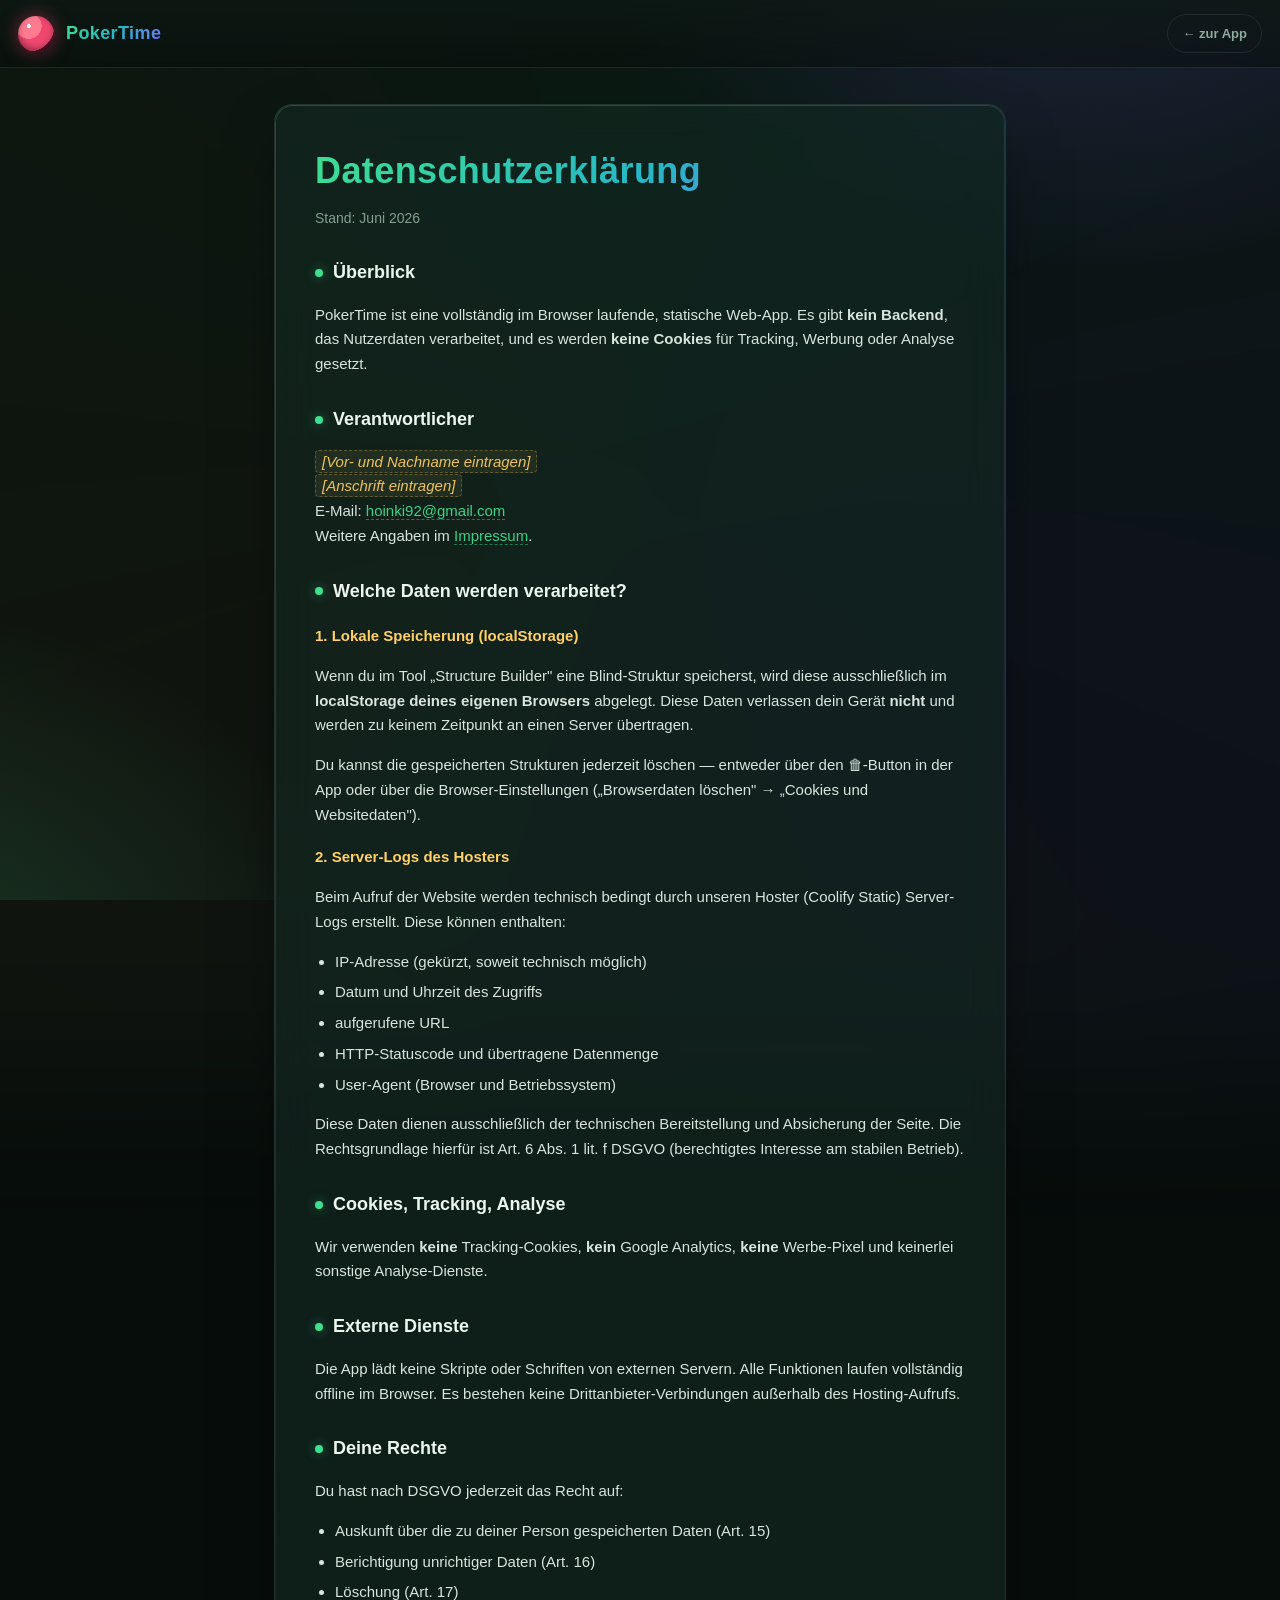
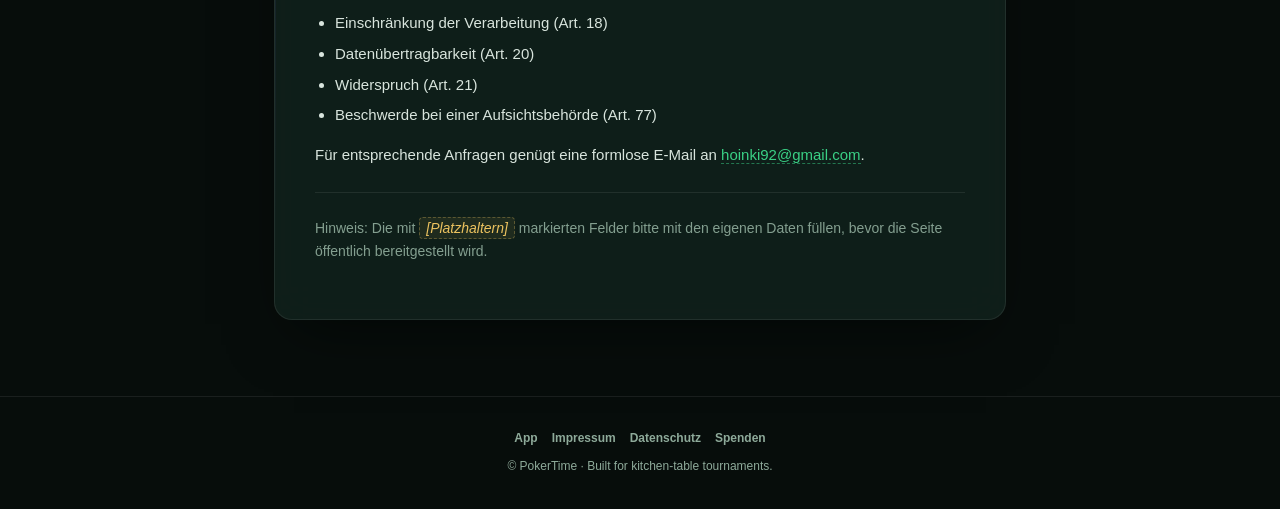
<file: datenschutz.html>
<!doctype html>
<html lang="de">
<head>
<meta charset="utf-8" />
<meta name="viewport" content="width=device-width,initial-scale=1" />
<title>Datenschutzerklärung — PokerTime</title>
<link rel="stylesheet" href="pages.css">
</head>
<body>

<header>
  <div class="logo" aria-hidden="true"></div>
  <h1>PokerTime</h1>
  <a class="back" href="index.html">← zur App</a>
</header>

<main>
  <article>
    <h1 class="title">Datenschutzerklärung</h1>
    <p class="sub">Stand: Juni 2026</p>

    <h2>Überblick</h2>
    <p>
      PokerTime ist eine vollständig im Browser laufende, statische Web-App.
      Es gibt <b>kein Backend</b>, das Nutzerdaten verarbeitet, und es werden
      <b>keine Cookies</b> für Tracking, Werbung oder Analyse gesetzt.
    </p>

    <h2>Verantwortlicher</h2>
    <p>
      <span class="todo">[Vor- und Nachname eintragen]</span><br>
      <span class="todo">[Anschrift eintragen]</span><br>
      E-Mail: <a href="mailto:hoinki92@gmail.com">hoinki92@gmail.com</a><br>
      Weitere Angaben im <a href="impressum.html">Impressum</a>.
    </p>

    <h2>Welche Daten werden verarbeitet?</h2>
    <h3>1. Lokale Speicherung (localStorage)</h3>
    <p>
      Wenn du im Tool „Structure Builder" eine Blind-Struktur speicherst, wird
      diese ausschließlich im <b>localStorage deines eigenen Browsers</b>
      abgelegt. Diese Daten verlassen dein Gerät <b>nicht</b> und werden zu
      keinem Zeitpunkt an einen Server übertragen.
    </p>
    <p>
      Du kannst die gespeicherten Strukturen jederzeit löschen — entweder über
      den 🗑-Button in der App oder über die Browser-Einstellungen
      („Browserdaten löschen" → „Cookies und Websitedaten").
    </p>

    <h3>2. Server-Logs des Hosters</h3>
    <p>
      Beim Aufruf der Website werden technisch bedingt durch unseren Hoster
      (Coolify Static) Server-Logs erstellt. Diese können enthalten:
    </p>
    <ul>
      <li>IP-Adresse (gekürzt, soweit technisch möglich)</li>
      <li>Datum und Uhrzeit des Zugriffs</li>
      <li>aufgerufene URL</li>
      <li>HTTP-Statuscode und übertragene Datenmenge</li>
      <li>User-Agent (Browser und Betriebssystem)</li>
    </ul>
    <p>
      Diese Daten dienen ausschließlich der technischen Bereitstellung und
      Absicherung der Seite. Die Rechtsgrundlage hierfür ist
      Art. 6 Abs. 1 lit. f DSGVO (berechtigtes Interesse am stabilen Betrieb).
    </p>

    <h2>Cookies, Tracking, Analyse</h2>
    <p>
      Wir verwenden <b>keine</b> Tracking-Cookies, <b>kein</b> Google Analytics,
      <b>keine</b> Werbe-Pixel und keinerlei sonstige Analyse-Dienste.
    </p>

    <h2>Externe Dienste</h2>
    <p>
      Die App lädt keine Skripte oder Schriften von externen Servern. Alle
      Funktionen laufen vollständig offline im Browser. Es bestehen keine
      Drittanbieter-Verbindungen außerhalb des Hosting-Aufrufs.
    </p>

    <h2>Deine Rechte</h2>
    <p>Du hast nach DSGVO jederzeit das Recht auf:</p>
    <ul>
      <li>Auskunft über die zu deiner Person gespeicherten Daten (Art. 15)</li>
      <li>Berichtigung unrichtiger Daten (Art. 16)</li>
      <li>Löschung (Art. 17)</li>
      <li>Einschränkung der Verarbeitung (Art. 18)</li>
      <li>Datenübertragbarkeit (Art. 20)</li>
      <li>Widerspruch (Art. 21)</li>
      <li>Beschwerde bei einer Aufsichtsbehörde (Art. 77)</li>
    </ul>
    <p>
      Für entsprechende Anfragen genügt eine formlose E-Mail an
      <a href="mailto:hoinki92@gmail.com">hoinki92@gmail.com</a>.
    </p>

    <hr>
    <p class="sub">
      Hinweis: Die mit <span class="todo">[Platzhaltern]</span> markierten
      Felder bitte mit den eigenen Daten füllen, bevor die Seite öffentlich
      bereitgestellt wird.
    </p>
  </article>
</main>

<footer>
  <nav>
    <a href="index.html">App</a>
    <a href="impressum.html">Impressum</a>
    <a href="datenschutz.html">Datenschutz</a>
    <a href="spenden.html">Spenden</a>
  </nav>
  <div>© PokerTime · Built for kitchen-table tournaments.</div>
</footer>

</body>
</html>
</file>
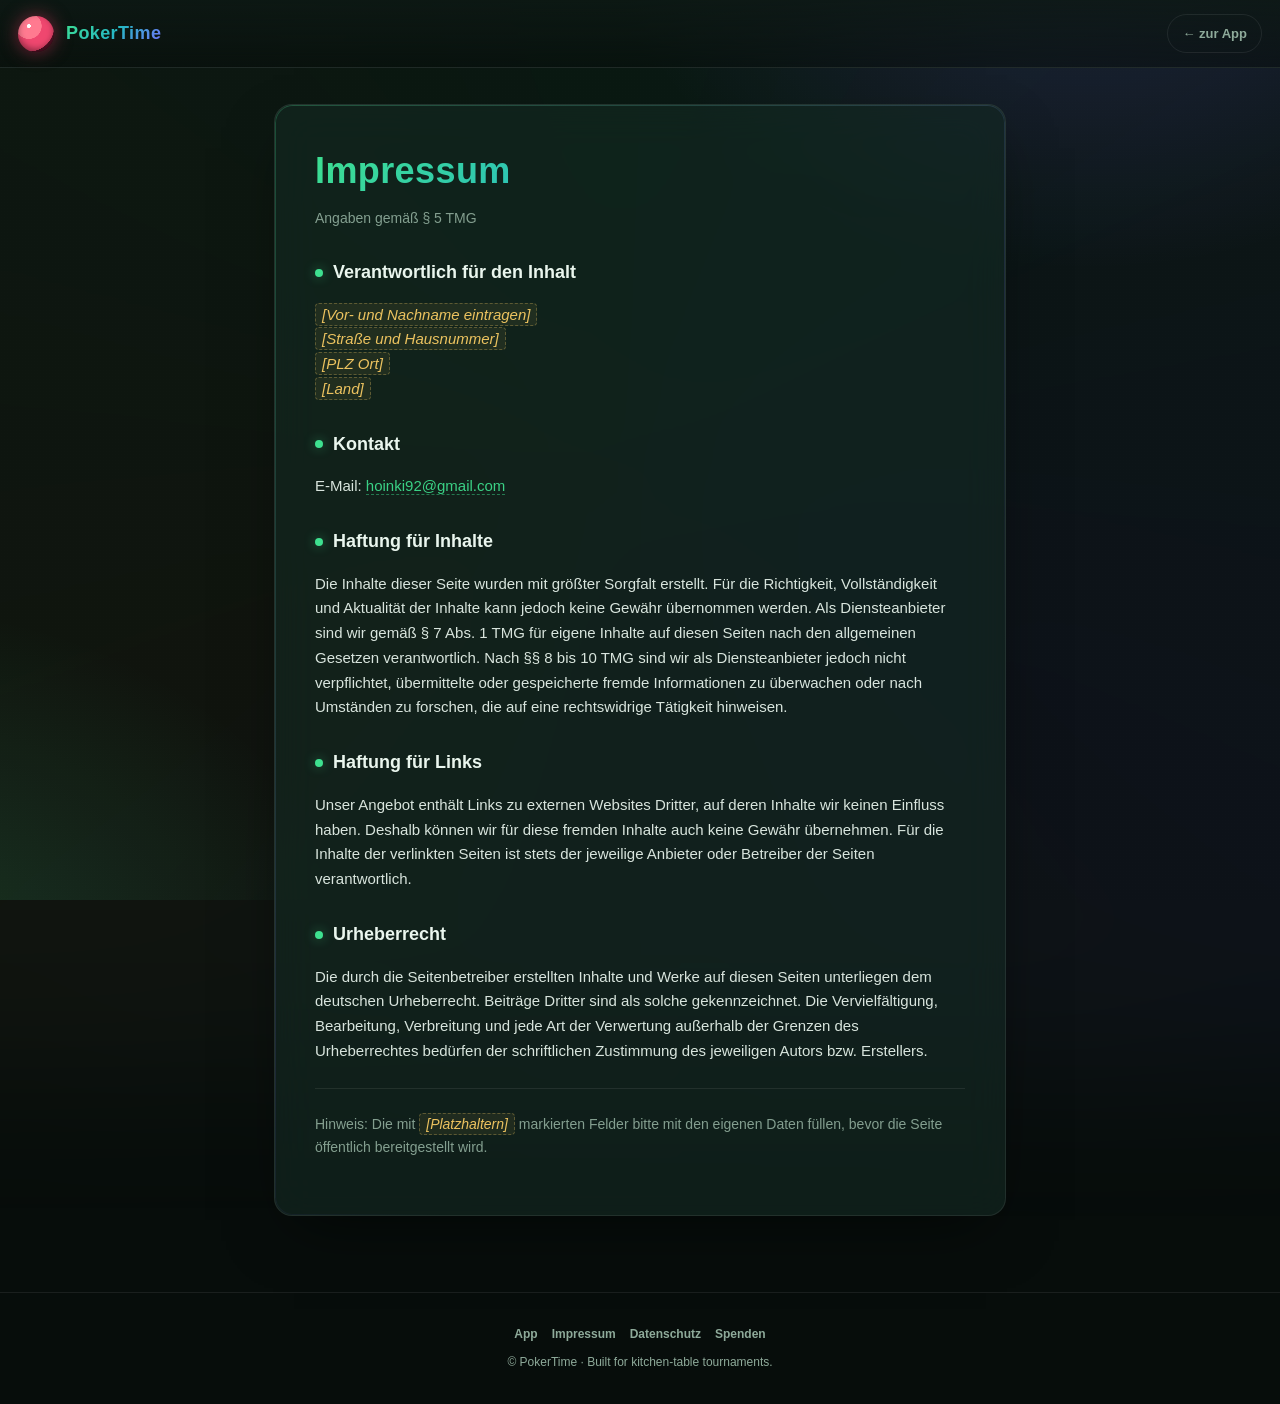
<file: impressum.html>
<!doctype html>
<html lang="de">
<head>
<meta charset="utf-8" />
<meta name="viewport" content="width=device-width,initial-scale=1" />
<title>Impressum — PokerTime</title>
<link rel="stylesheet" href="pages.css">
</head>
<body>

<header>
  <div class="logo" aria-hidden="true"></div>
  <h1>PokerTime</h1>
  <a class="back" href="index.html">← zur App</a>
</header>

<main>
  <article>
    <h1 class="title">Impressum</h1>
    <p class="sub">Angaben gemäß § 5 TMG</p>

    <h2>Verantwortlich für den Inhalt</h2>
    <p>
      <span class="todo">[Vor- und Nachname eintragen]</span><br>
      <span class="todo">[Straße und Hausnummer]</span><br>
      <span class="todo">[PLZ Ort]</span><br>
      <span class="todo">[Land]</span>
    </p>

    <h2>Kontakt</h2>
    <p>
      E-Mail: <a href="mailto:hoinki92@gmail.com">hoinki92@gmail.com</a>
    </p>

    <h2>Haftung für Inhalte</h2>
    <p>
      Die Inhalte dieser Seite wurden mit größter Sorgfalt erstellt. Für die
      Richtigkeit, Vollständigkeit und Aktualität der Inhalte kann jedoch keine
      Gewähr übernommen werden. Als Diensteanbieter sind wir gemäß § 7 Abs. 1
      TMG für eigene Inhalte auf diesen Seiten nach den allgemeinen Gesetzen
      verantwortlich. Nach §§ 8 bis 10 TMG sind wir als Diensteanbieter jedoch
      nicht verpflichtet, übermittelte oder gespeicherte fremde Informationen zu
      überwachen oder nach Umständen zu forschen, die auf eine rechtswidrige
      Tätigkeit hinweisen.
    </p>

    <h2>Haftung für Links</h2>
    <p>
      Unser Angebot enthält Links zu externen Websites Dritter, auf deren
      Inhalte wir keinen Einfluss haben. Deshalb können wir für diese fremden
      Inhalte auch keine Gewähr übernehmen. Für die Inhalte der verlinkten
      Seiten ist stets der jeweilige Anbieter oder Betreiber der Seiten
      verantwortlich.
    </p>

    <h2>Urheberrecht</h2>
    <p>
      Die durch die Seitenbetreiber erstellten Inhalte und Werke auf diesen
      Seiten unterliegen dem deutschen Urheberrecht. Beiträge Dritter sind als
      solche gekennzeichnet. Die Vervielfältigung, Bearbeitung, Verbreitung und
      jede Art der Verwertung außerhalb der Grenzen des Urheberrechtes bedürfen
      der schriftlichen Zustimmung des jeweiligen Autors bzw. Erstellers.
    </p>

    <hr>
    <p class="sub">
      Hinweis: Die mit <span class="todo">[Platzhaltern]</span> markierten
      Felder bitte mit den eigenen Daten füllen, bevor die Seite öffentlich
      bereitgestellt wird.
    </p>
  </article>
</main>

<footer>
  <nav>
    <a href="index.html">App</a>
    <a href="impressum.html">Impressum</a>
    <a href="datenschutz.html">Datenschutz</a>
    <a href="spenden.html">Spenden</a>
  </nav>
  <div>© PokerTime · Built for kitchen-table tournaments.</div>
</footer>

</body>
</html>
</file>
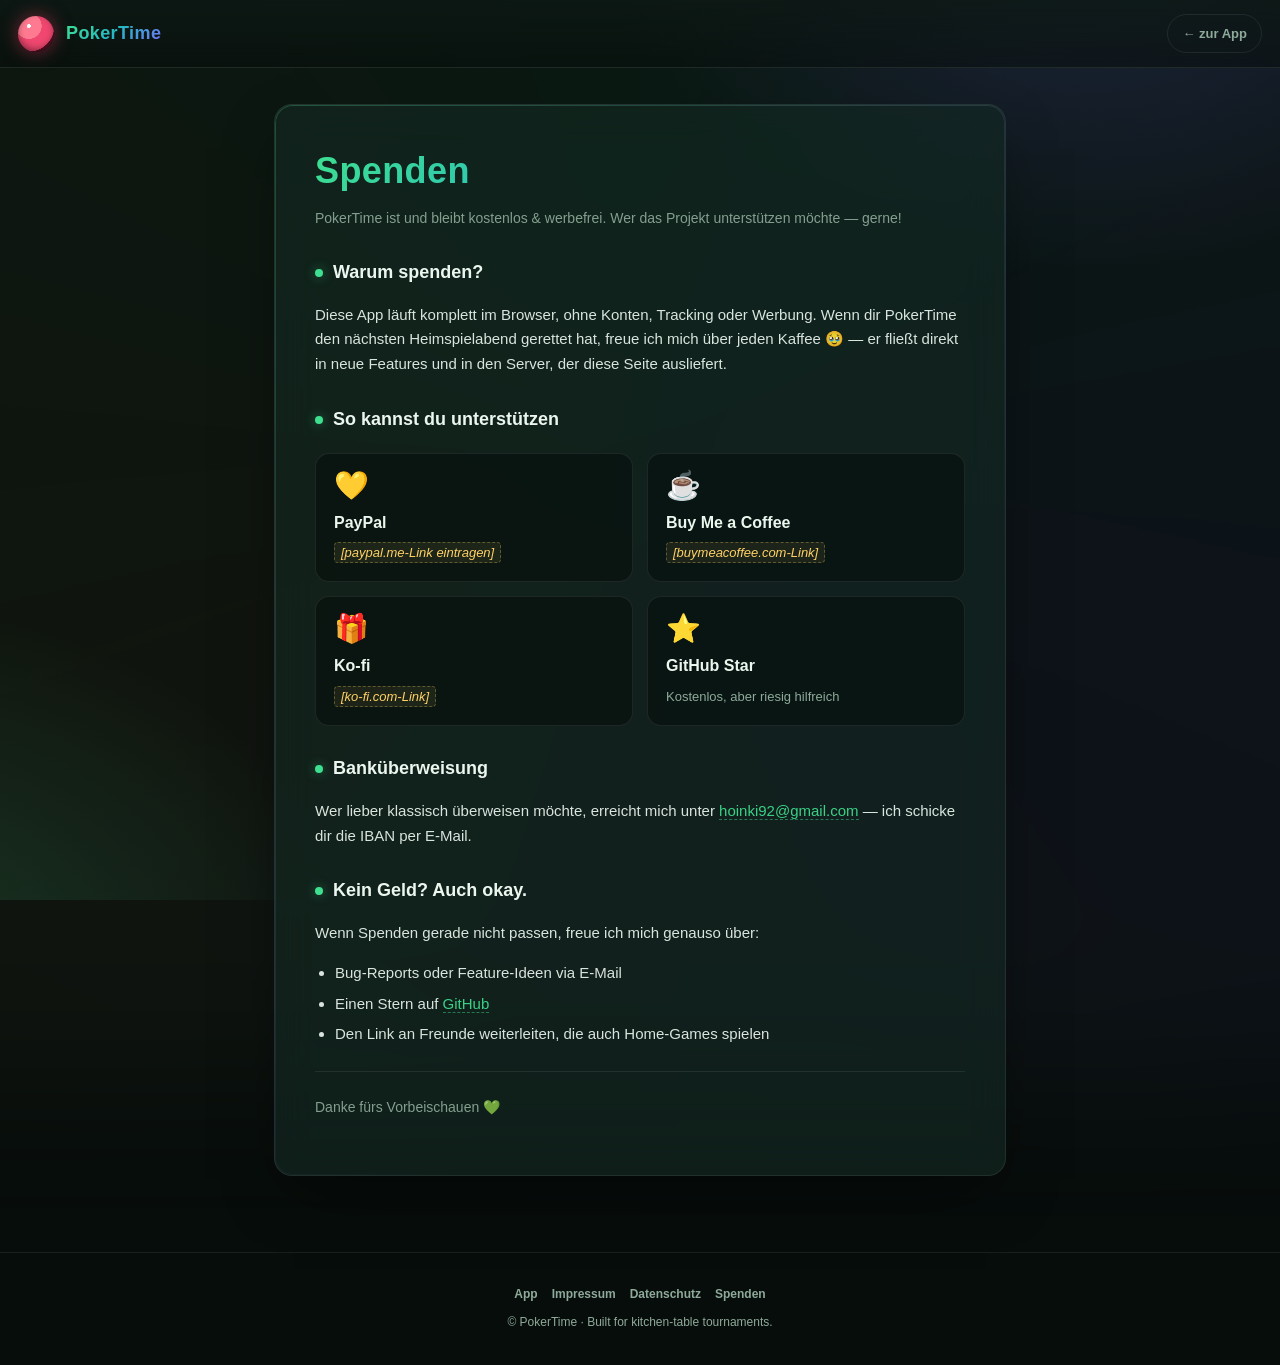
<file: spenden.html>
<!doctype html>
<html lang="de">
<head>
<meta charset="utf-8" />
<meta name="viewport" content="width=device-width,initial-scale=1" />
<title>Spenden — PokerTime</title>
<link rel="stylesheet" href="pages.css">
</head>
<body>

<header>
  <div class="logo" aria-hidden="true"></div>
  <h1>PokerTime</h1>
  <a class="back" href="index.html">← zur App</a>
</header>

<main>
  <article>
    <h1 class="title">Spenden</h1>
    <p class="sub">PokerTime ist und bleibt kostenlos &amp; werbefrei. Wer das Projekt unterstützen möchte — gerne!</p>

    <h2>Warum spenden?</h2>
    <p>
      Diese App läuft komplett im Browser, ohne Konten, Tracking oder Werbung.
      Wenn dir PokerTime den nächsten Heimspielabend gerettet hat, freue ich
      mich über jeden Kaffee 🥹 — er fließt direkt in neue Features und in den
      Server, der diese Seite ausliefert.
    </p>

    <h2>So kannst du unterstützen</h2>
    <div class="donateGrid">
      <a class="donateCard" href="#" target="_blank" rel="noopener">
        <span class="ic">💛</span>
        <span class="nm">PayPal</span>
        <span class="ds"><span class="todo">[paypal.me-Link eintragen]</span></span>
      </a>
      <a class="donateCard" href="#" target="_blank" rel="noopener">
        <span class="ic">☕</span>
        <span class="nm">Buy Me a Coffee</span>
        <span class="ds"><span class="todo">[buymeacoffee.com-Link]</span></span>
      </a>
      <a class="donateCard" href="#" target="_blank" rel="noopener">
        <span class="ic">🎁</span>
        <span class="nm">Ko-fi</span>
        <span class="ds"><span class="todo">[ko-fi.com-Link]</span></span>
      </a>
      <a class="donateCard" href="https://github.com/sim-berg/pokertimer" target="_blank" rel="noopener">
        <span class="ic">⭐</span>
        <span class="nm">GitHub Star</span>
        <span class="ds">Kostenlos, aber riesig hilfreich</span>
      </a>
    </div>

    <h2>Banküberweisung</h2>
    <p>
      Wer lieber klassisch überweisen möchte, erreicht mich unter
      <a href="mailto:hoinki92@gmail.com">hoinki92@gmail.com</a> — ich schicke
      dir die IBAN per E-Mail.
    </p>

    <h2>Kein Geld? Auch okay.</h2>
    <p>
      Wenn Spenden gerade nicht passen, freue ich mich genauso über:
    </p>
    <ul>
      <li>Bug-Reports oder Feature-Ideen via E-Mail</li>
      <li>Einen Stern auf <a href="https://github.com/sim-berg/pokertimer" target="_blank" rel="noopener">GitHub</a></li>
      <li>Den Link an Freunde weiterleiten, die auch Home-Games spielen</li>
    </ul>

    <hr>
    <p class="sub">Danke fürs Vorbeischauen 💚</p>
  </article>
</main>

<footer>
  <nav>
    <a href="index.html">App</a>
    <a href="impressum.html">Impressum</a>
    <a href="datenschutz.html">Datenschutz</a>
    <a href="spenden.html">Spenden</a>
  </nav>
  <div>© PokerTime · Built for kitchen-table tournaments.</div>
</footer>

</body>
</html>
</file>
<file: pages.css>
:root{
  --bg:#070d0b;
  --bg2:#0d1814;
  --panel:rgba(21,40,34,.65);
  --panel2:rgba(28,51,41,.85);
  --line:rgba(255,255,255,.08);
  --line2:rgba(255,255,255,.14);
  --ink:#eaf6ee;
  --muted:#8eaa9a;
  --accent:#3ee08f;
  --accent-glow:rgba(62,224,143,.45);
  --accent2:#ffd166;
  --danger:#ff5d6c;
  --chip:#ef476f;
  --grad:linear-gradient(135deg,#3ee08f 0%,#26b8c4 50%,#7a6bff 100%);
  --grad2:linear-gradient(135deg,#ffd166 0%,#ef476f 100%);
}
*{box-sizing:border-box;-webkit-tap-highlight-color:transparent}
html,body{margin:0;padding:0;color:var(--ink);font:15px/1.65 -apple-system,Segoe UI,Roboto,sans-serif;min-height:100%}
body{
  background:
    radial-gradient(800px 600px at 85% -10%,rgba(122,107,255,.18) 0%,transparent 60%),
    radial-gradient(900px 700px at -10% 110%,rgba(62,224,143,.18) 0%,transparent 55%),
    #070d0b;
  background-attachment:fixed;
  overflow-x:hidden;
}
body::before{
  content:"";position:fixed;inset:-20%;z-index:-1;pointer-events:none;
  background:conic-gradient(from 0deg at 50% 50%,rgba(62,224,143,.06),rgba(122,107,255,.06),rgba(255,209,102,.04),rgba(62,224,143,.06));
  filter:blur(80px);animation:spin 40s linear infinite;
}
@keyframes spin{to{transform:rotate(360deg)}}
body::after{
  content:"";position:fixed;inset:0;z-index:-1;pointer-events:none;opacity:.35;
  background-image:radial-gradient(rgba(255,255,255,.025) 1px,transparent 1px);
  background-size:3px 3px;
}

header{
  padding:14px 18px;display:flex;align-items:center;gap:12px;
  border-bottom:1px solid var(--line);
  background:linear-gradient(180deg,rgba(13,24,20,.85),rgba(7,13,11,.5));
  backdrop-filter:blur(14px);-webkit-backdrop-filter:blur(14px);
  position:sticky;top:0;z-index:10;
}
header h1{
  margin:0;font-size:18px;letter-spacing:.4px;font-weight:800;
  background:var(--grad);-webkit-background-clip:text;background-clip:text;color:transparent;
}
header .logo{
  width:36px;height:36px;border-radius:50%;
  background:radial-gradient(circle at 30% 28%,#fff 0 5%,#ff7a90 6% 35%,var(--chip) 36% 70%,#5a1228 71% 100%);
  box-shadow:inset 0 -3px 6px rgba(0,0,0,.4),0 0 18px rgba(239,71,111,.5),0 2px 10px rgba(0,0,0,.5);
}
header a.back{
  margin-left:auto;color:var(--muted);text-decoration:none;font-size:13px;font-weight:600;
  padding:8px 14px;border-radius:999px;border:1px solid var(--line);
  transition:all .2s;
}
header a.back:hover{color:var(--ink);border-color:var(--line2);background:rgba(255,255,255,.04)}

main{padding:24px 16px;max-width:780px;margin:0 auto}
@media(min-width:700px){main{padding:36px 24px}}

article{
  background:var(--panel);
  border:1px solid var(--line);
  border-radius:18px;
  padding:24px;
  backdrop-filter:blur(20px) saturate(140%);-webkit-backdrop-filter:blur(20px) saturate(140%);
  box-shadow:0 1px 0 rgba(255,255,255,.04) inset,0 24px 60px -20px rgba(0,0,0,.6);
  position:relative;
}
article::before{
  content:"";position:absolute;inset:0;border-radius:18px;padding:1px;
  background:linear-gradient(135deg,rgba(62,224,143,.35),rgba(122,107,255,.2) 50%,transparent 70%);
  -webkit-mask:linear-gradient(#000 0 0) content-box,linear-gradient(#000 0 0);
  -webkit-mask-composite:xor;mask-composite:exclude;
  pointer-events:none;opacity:.7;
}
@media(min-width:700px){article{padding:36px 40px}}

h1.title{
  margin:0 0 6px;font-size:clamp(26px,5vw,36px);font-weight:800;letter-spacing:.4px;
  background:var(--grad);-webkit-background-clip:text;background-clip:text;color:transparent;
}
p.sub{color:var(--muted);margin:0 0 20px;font-size:14px}
h2{
  margin:28px 0 10px;font-size:18px;font-weight:700;
  display:flex;align-items:center;gap:10px;
}
h2::before{
  content:"";width:8px;height:8px;border-radius:50%;background:var(--accent);
  box-shadow:0 0 12px var(--accent-glow);
}
h3{margin:18px 0 8px;font-size:15px;font-weight:700;color:var(--accent2)}
p,li{color:var(--ink);opacity:.92}
a{color:var(--accent);text-decoration:none;border-bottom:1px dashed rgba(62,224,143,.5);transition:all .2s}
a:hover{color:#fff;border-bottom-color:#fff}
ul{padding-left:20px}
li{margin-bottom:6px}
.todo{color:var(--accent2);font-style:italic;background:rgba(255,209,102,.08);padding:2px 6px;border-radius:4px;border:1px dashed rgba(255,209,102,.3)}
hr{border:none;border-top:1px solid var(--line);margin:24px 0}

.donateGrid{display:grid;grid-template-columns:repeat(auto-fit,minmax(220px,1fr));gap:14px;margin-top:18px}
.donateCard{
  background:rgba(7,13,11,.55);border:1px solid var(--line);border-radius:14px;
  padding:18px;display:flex;flex-direction:column;gap:6px;
  text-decoration:none;color:var(--ink);transition:all .25s;border-bottom:1px solid var(--line);
}
.donateCard:hover{transform:translateY(-2px);border-color:var(--line2);background:rgba(15,28,22,.7);color:#fff}
.donateCard .ic{font-size:28px;line-height:1}
.donateCard .nm{font-weight:800;font-size:16px;margin-top:4px}
.donateCard .ds{font-size:13px;color:var(--muted)}

footer{padding:32px 16px;text-align:center;color:var(--muted);font-size:12px;border-top:1px solid var(--line);margin-top:40px}
footer nav{display:flex;justify-content:center;gap:14px;margin-bottom:8px;flex-wrap:wrap}
footer a{color:var(--muted);border-bottom:none;font-weight:600}
footer a:hover{color:var(--accent)}
</file>
